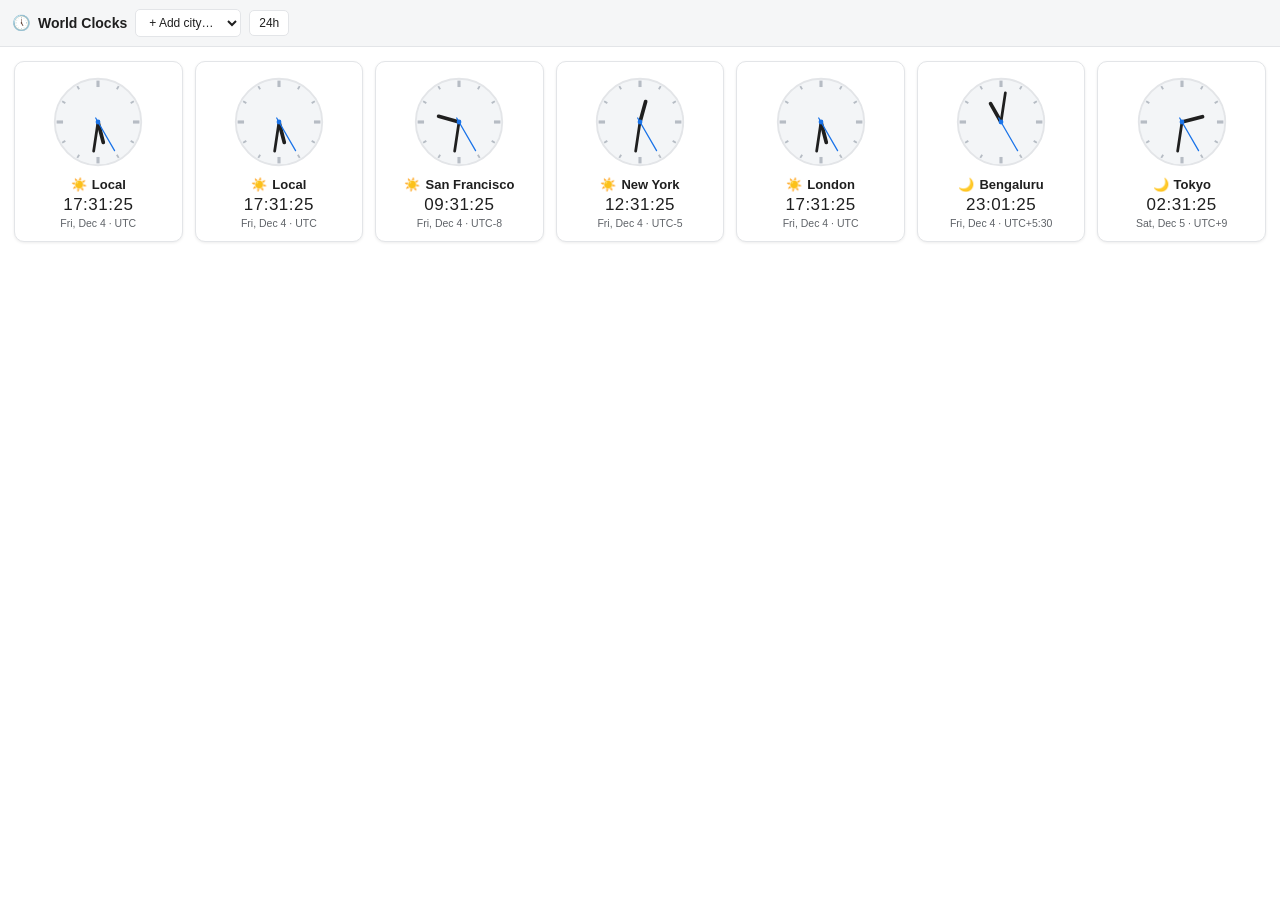
<file: views/clocks.html>
<!DOCTYPE html>
<html lang="en">
<head>
<meta charset="utf-8">
<meta name="viewport" content="width=device-width, initial-scale=1">
<title>World Clocks</title>
<style>
  :root {
    --bg: #1e1e1e; --bg-alt: #252526; --card: #2a2d2e; --card-hover: #323638;
    --border: #3c3c3c; --fg: #d4d4d4; --fg-dim: #9aa0a6;
    --accent: #4ea1ff; --accent-fg: #ffffff; --danger: #f48771;
    --face: #202325; --tick: #6b7075; --hand: #d4d4d4;
    --shadow: 0 1px 3px rgba(0,0,0,0.35);
  }
  :root[data-theme="light"] {
    --bg: #ffffff; --bg-alt: #f5f6f7; --card: #ffffff; --card-hover: #f0f4f8;
    --border: #e3e5e8; --fg: #1f1f1f; --fg-dim: #5f6368;
    --accent: #1a73e8; --accent-fg: #ffffff; --danger: #c5221f;
    --face: #f3f5f7; --tick: #b6bcc4; --hand: #1f1f1f;
    --shadow: 0 1px 3px rgba(0,0,0,0.08);
  }
  * { box-sizing: border-box; }
  html, body { height: 100%; margin: 0; }
  body {
    background: var(--bg); color: var(--fg);
    font-family: -apple-system, BlinkMacSystemFont, "Segoe UI", Roboto, Helvetica, Arial, sans-serif;
    font-size: 13px; display: flex; flex-direction: column;
  }
  header {
    flex: 0 0 auto; display: flex; align-items: center; gap: 8px; flex-wrap: wrap;
    padding: 9px 12px; background: var(--bg-alt); border-bottom: 1px solid var(--border);
  }
  header .brand { display: flex; align-items: center; gap: 7px; white-space: nowrap; }
  header .brand .glyph { font-size: 15px; }
  header h1 { font-size: 14px; font-weight: 600; margin: 0; }
  header .spacer { flex: 1 1 auto; }
  select, button {
    font-family: inherit; font-size: 12px; color: var(--fg); background: var(--card);
    border: 1px solid var(--border); border-radius: 5px; padding: 5px 9px; cursor: pointer;
    transition: background 0.12s ease;
  }
  select:hover, button:hover { background: var(--card-hover); }
  button.ghost { background: transparent; }
  button.ghost:hover { background: var(--card-hover); }
  button.toggle[aria-pressed="true"] { background: var(--accent); color: var(--accent-fg); border-color: transparent; }
  main { flex: 1 1 auto; overflow-y: auto; padding: 14px; }
  .grid {
    display: grid; gap: 12px;
    grid-template-columns: repeat(auto-fill, minmax(150px, 1fr));
  }
  .clock {
    position: relative; display: flex; flex-direction: column; align-items: center;
    padding: 14px 10px 12px; background: var(--card); border: 1px solid var(--border);
    border-radius: 10px; box-shadow: var(--shadow); text-align: center;
  }
  .clock .remove {
    position: absolute; top: 5px; right: 5px; width: 20px; height: 20px; padding: 0;
    line-height: 1; border-radius: 50%; background: transparent; border: none;
    color: var(--fg-dim); font-size: 15px; opacity: 0; transition: opacity 0.12s ease;
  }
  .clock:hover .remove { opacity: 1; }
  .clock .remove:hover { color: var(--danger); background: var(--card-hover); }
  .face { width: 92px; height: 92px; }
  .face .rim { fill: var(--face); stroke: var(--border); stroke-width: 2; }
  .face .tick { stroke: var(--tick); stroke-width: 2; }
  .face .tick.major { stroke-width: 3.4; }
  .hand-hour { stroke: var(--hand); stroke-width: 4; stroke-linecap: round; }
  .hand-min  { stroke: var(--hand); stroke-width: 3; stroke-linecap: round; }
  .hand-sec  { stroke: var(--accent); stroke-width: 1.4; stroke-linecap: round; }
  .face .pin { fill: var(--accent); }
  .label { margin-top: 9px; font-size: 13px; font-weight: 600; display: flex; align-items: center; gap: 5px; }
  .digital { margin-top: 3px; font-size: 17px; font-variant-numeric: tabular-nums; letter-spacing: 0.5px; }
  .sub { margin-top: 2px; font-size: 10.5px; color: var(--fg-dim); }
</style>
</head>
<body>
<header>
  <div class="brand"><span class="glyph">&#128340;</span><h1>World Clocks</h1></div>
  <select id="add-select" title="Add a city"></select>
  <button id="fmt-btn" class="toggle" aria-pressed="false" title="Toggle 12/24-hour">24h</button>
  <div class="spacer"></div>
</header>
<main>
  <div id="grid" class="grid"></div>
</main>

<script>
"use strict";

/* =========================================================================
 * World-clocks view for Makerchip. Fully self-contained (no network): each
 * card shows an analog + digital clock for an IANA time zone, updated every
 * second via Intl.DateTimeFormat.
 *
 * Config (zone list + 12/24h) is persisted to localStorage when available.
 * NOTE: views opened from a data: URI have an opaque origin where localStorage
 * throws, so persistence silently no-ops there and defaults are used; it will
 * persist if this view is ever served from a real origin.
 * ========================================================================= */

// Curated cities: [IANA zone, display label].
const CITIES = [
  ["UTC", "UTC"],
  ["America/Los_Angeles", "San Francisco"],
  ["America/Denver", "Denver"],
  ["America/Chicago", "Chicago"],
  ["America/New_York", "New York"],
  ["America/Sao_Paulo", "S\u00e3o Paulo"],
  ["Europe/London", "London"],
  ["Europe/Paris", "Paris"],
  ["Europe/Berlin", "Berlin"],
  ["Europe/Moscow", "Moscow"],
  ["Asia/Dubai", "Dubai"],
  ["Asia/Kolkata", "Bengaluru"],
  ["Asia/Singapore", "Singapore"],
  ["Asia/Shanghai", "Shanghai"],
  ["Asia/Tokyo", "Tokyo"],
  ["Australia/Sydney", "Sydney"],
  ["Pacific/Auckland", "Auckland"],
];
const LABELS = new Map(CITIES);
const LOCAL_TZ = Intl.DateTimeFormat().resolvedOptions().timeZone || "UTC";

const DEFAULT_ZONES = [LOCAL_TZ, "UTC", "America/Los_Angeles", "America/New_York",
  "Europe/London", "Asia/Kolkata", "Asia/Tokyo"];

const STORE_KEY = "mc.clocks.v1";

function labelFor(tz) {
  if (tz === LOCAL_TZ) return "Local";
  return LABELS.get(tz) || tz.split("/").pop().replace(/_/g, " ");
}

// -------------------------------------------------------------------------
// Makerchip view channel (postMessage v1): only used to match the IDE theme.
// -------------------------------------------------------------------------
const VIEW_V = 1;
let _rpcSeq = 0;
const _rpcPending = new Map();

window.addEventListener("message", (e) => {
  const m = e.data;
  if (!m || typeof m !== "object" || m.v !== VIEW_V) return;
  if (m.kind === "rpc-result") { _rpcPending.get(m.id)?.resolve(m.result); _rpcPending.delete(m.id); }
  else if (m.kind === "rpc-error") { _rpcPending.get(m.id)?.reject(new Error(m.error)); _rpcPending.delete(m.id); }
});

function callIde(method, ...args) {
  const id = ++_rpcSeq;
  return new Promise((resolve, reject) => {
    if (window.parent === window) { reject(new Error("not a view")); return; }
    _rpcPending.set(id, { resolve, reject });
    parent.postMessage({ v: VIEW_V, kind: "rpc", id, target: "ide", method, args }, "*");
  });
}
function callIdeTimeout(method, args, ms) {
  return Promise.race([
    callIde(method, ...args),
    new Promise((_, rej) => setTimeout(() => rej(new Error("IDE RPC timed out")), ms)),
  ]);
}
function applyTheme(dark) { document.documentElement.setAttribute("data-theme", dark ? "dark" : "light"); }

// -------------------------------------------------------------------------
// Persistence (best-effort; opaque-origin views silently fall back).
// -------------------------------------------------------------------------
function loadState() {
  try {
    const raw = localStorage.getItem(STORE_KEY);
    if (raw) return JSON.parse(raw);
  } catch (_) { /* opaque origin / disabled */ }
  return null;
}
function saveState() {
  try { localStorage.setItem(STORE_KEY, JSON.stringify({ zones, h24 })); }
  catch (_) { /* opaque origin / disabled */ }
}

// -------------------------------------------------------------------------
// Time helpers
// -------------------------------------------------------------------------
function zoneParts(tz) {
  const p = new Intl.DateTimeFormat("en-US", {
    timeZone: tz, hour12: false, hour: "2-digit", minute: "2-digit", second: "2-digit",
    weekday: "short", month: "short", day: "numeric",
  }).formatToParts(new Date());
  const get = (t) => p.find((x) => x.type === t)?.value || "";
  return {
    h: parseInt(get("hour"), 10) % 24,
    m: parseInt(get("minute"), 10),
    s: parseInt(get("second"), 10),
    weekday: get("weekday"), month: get("month"), day: get("day"),
  };
}
function zoneOffset(tz) {
  try {
    const p = new Intl.DateTimeFormat("en-US", { timeZone: tz, timeZoneName: "shortOffset" }).formatToParts(new Date());
    return (p.find((x) => x.type === "timeZoneName")?.value || "").replace("GMT", "UTC");
  } catch (_) { return ""; }
}

// -------------------------------------------------------------------------
// DOM + state
// -------------------------------------------------------------------------
const gridEl = document.getElementById("grid");
const addSelect = document.getElementById("add-select");
const fmtBtn = document.getElementById("fmt-btn");

const saved = loadState();
let zones = Array.isArray(saved?.zones) && saved.zones.length ? saved.zones.slice() : DEFAULT_ZONES.slice();
let h24 = saved ? !!saved.h24 : true;
let entries = []; // { tz, digital, sub, dayNight, hour, min, sec }

const SVGNS = "http://www.w3.org/2000/svg";
function svgEl(name, attrs) {
  const el = document.createElementNS(SVGNS, name);
  for (const [k, v] of Object.entries(attrs)) el.setAttribute(k, v);
  return el;
}

function buildFace() {
  const svg = svgEl("svg", { class: "face", viewBox: "0 0 100 100" });
  svg.appendChild(svgEl("circle", { class: "rim", cx: 50, cy: 50, r: 47 }));
  for (let i = 0; i < 12; i++) {
    const a = (i * 30) * Math.PI / 180;
    const outer = 45, inner = i % 3 === 0 ? 38 : 41;
    svg.appendChild(svgEl("line", {
      class: i % 3 === 0 ? "tick major" : "tick",
      x1: 50 + inner * Math.sin(a), y1: 50 - inner * Math.cos(a),
      x2: 50 + outer * Math.sin(a), y2: 50 - outer * Math.cos(a),
    }));
  }
  const hour = svgEl("line", { class: "hand-hour", x1: 50, y1: 50, x2: 50, y2: 27 });
  const min = svgEl("line", { class: "hand-min", x1: 50, y1: 50, x2: 50, y2: 18 });
  const sec = svgEl("line", { class: "hand-sec", x1: 50, y1: 55, x2: 50, y2: 14 });
  svg.append(hour, min, sec);
  svg.appendChild(svgEl("circle", { class: "pin", cx: 50, cy: 50, r: 2.6 }));
  return { svg, hour, min, sec };
}

function build() {
  gridEl.innerHTML = "";
  entries = [];
  for (const tz of zones) {
    const card = document.createElement("div");
    card.className = "clock";

    const remove = document.createElement("button");
    remove.className = "remove"; remove.textContent = "\u00d7"; remove.title = "Remove";
    remove.addEventListener("click", () => removeZone(tz));
    card.appendChild(remove);

    const face = buildFace();
    card.appendChild(face.svg);

    const label = document.createElement("div");
    label.className = "label";
    const dn = document.createElement("span");
    label.append(dn, document.createTextNode(labelFor(tz)));
    card.appendChild(label);

    const digital = document.createElement("div");
    digital.className = "digital";
    card.appendChild(digital);

    const sub = document.createElement("div");
    sub.className = "sub";
    card.appendChild(sub);

    gridEl.appendChild(card);
    entries.push({ tz, face, digital, sub, dn });
  }
  refreshAddOptions();
  tick();
}

function pad(n) { return String(n).padStart(2, "0"); }

function tick() {
  for (const e of entries) {
    const t = zoneParts(e.tz);
    const hourAngle = (t.h % 12) * 30 + t.m * 0.5;
    const minAngle = t.m * 6 + t.s * 0.1;
    const secAngle = t.s * 6;
    e.face.hour.setAttribute("transform", `rotate(${hourAngle} 50 50)`);
    e.face.min.setAttribute("transform", `rotate(${minAngle} 50 50)`);
    e.face.sec.setAttribute("transform", `rotate(${secAngle} 50 50)`);

    let hh = t.h, ap = "";
    if (!h24) { ap = hh < 12 ? " AM" : " PM"; hh = hh % 12 || 12; }
    e.digital.textContent = `${h24 ? pad(hh) : hh}:${pad(t.m)}:${pad(t.s)}${ap}`;
    e.sub.textContent = `${t.weekday}, ${t.month} ${t.day} \u00b7 ${zoneOffset(e.tz)}`;
    e.dn.textContent = (t.h >= 6 && t.h < 18) ? "\u2600\ufe0f" : "\u{1F319}";
  }
}

function refreshAddOptions() {
  addSelect.innerHTML = "";
  const ph = document.createElement("option");
  ph.value = ""; ph.textContent = "+ Add city\u2026"; ph.disabled = true; ph.selected = true;
  addSelect.appendChild(ph);
  for (const [tz, label] of CITIES) {
    if (zones.includes(tz)) continue;
    const opt = document.createElement("option");
    opt.value = tz; opt.textContent = label;
    addSelect.appendChild(opt);
  }
}

function addZone(tz) {
  if (!tz || zones.includes(tz)) return;
  zones.push(tz);
  saveState();
  build();
}
function removeZone(tz) {
  zones = zones.filter((z) => z !== tz);
  saveState();
  build();
}

addSelect.addEventListener("change", () => { const tz = addSelect.value; addSelect.value = ""; addZone(tz); });
fmtBtn.addEventListener("click", () => {
  h24 = !h24;
  fmtBtn.setAttribute("aria-pressed", String(!h24));
  fmtBtn.textContent = h24 ? "24h" : "12h";
  saveState();
  tick();
});

setInterval(tick, 1000);

async function boot() {
  fmtBtn.setAttribute("aria-pressed", String(!h24));
  fmtBtn.textContent = h24 ? "24h" : "12h";
  if (window.parent !== window) {
    try { parent.postMessage({ v: VIEW_V, type: "ready" }, "*"); } catch (_) {}
    try {
      const ctx = await callIdeTimeout("getContext", [], 1500);
      if (ctx?.theme) applyTheme(!!ctx.theme.dark);
    } catch (_) { /* non-Makerchip host */ }
  } else {
    applyTheme(window.matchMedia && window.matchMedia("(prefers-color-scheme: dark)").matches);
  }
  build();
}

boot();
</script>
</body>
</html>
</file>
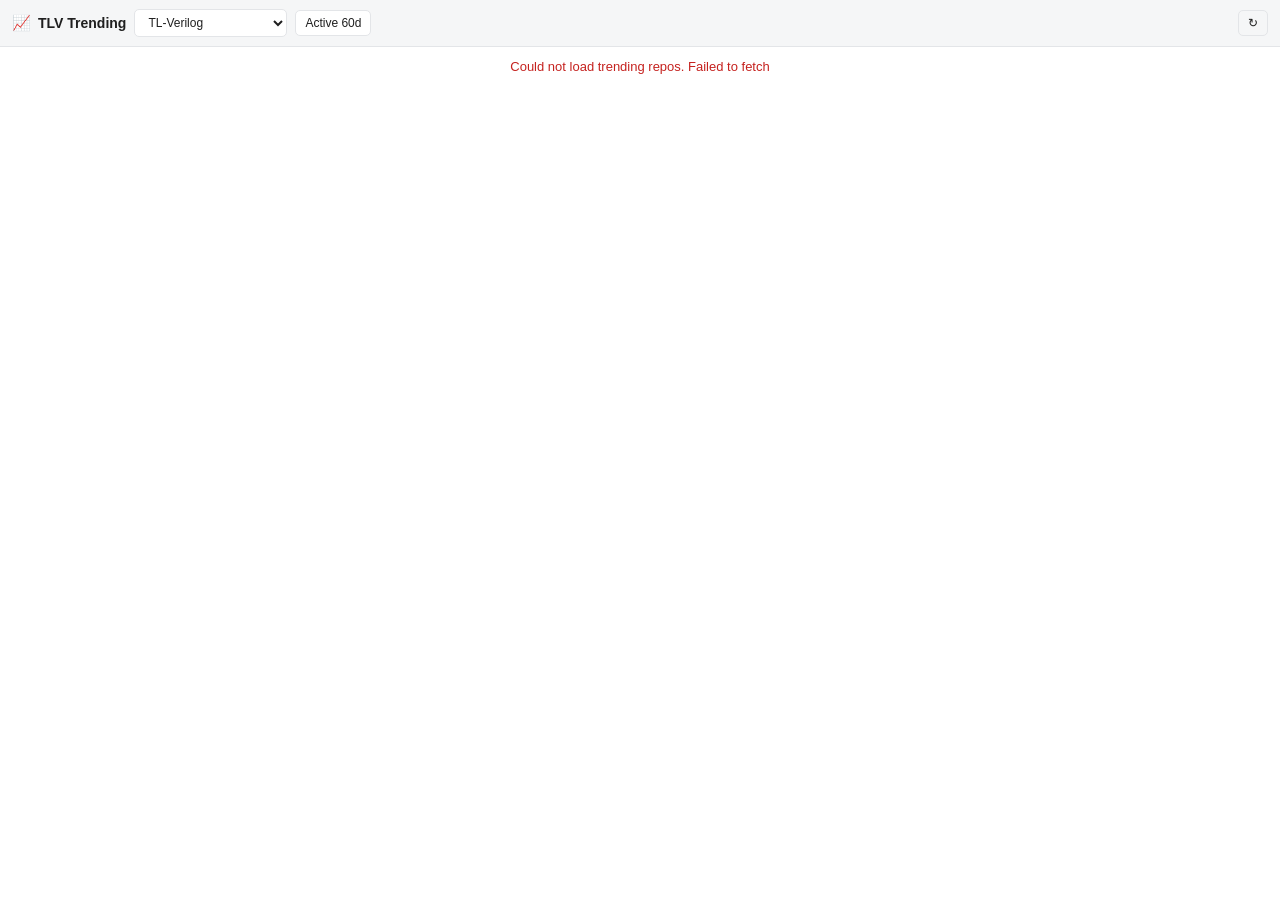
<file: views/github_trending.html>
<!DOCTYPE html>
<html lang="en">
<head>
<meta charset="utf-8">
<meta name="viewport" content="width=device-width, initial-scale=1">
<title>TLV Trending</title>
<style>
  :root {
    --bg: #1e1e1e; --bg-alt: #252526; --card: #2a2d2e; --card-hover: #323638;
    --border: #3c3c3c; --fg: #d4d4d4; --fg-dim: #9aa0a6;
    --accent: #4ea1ff; --accent-fg: #ffffff; --danger: #f48771;
    --shadow: 0 1px 3px rgba(0,0,0,0.35);
  }
  :root[data-theme="light"] {
    --bg: #ffffff; --bg-alt: #f5f6f7; --card: #ffffff; --card-hover: #f0f4f8;
    --border: #e3e5e8; --fg: #1f1f1f; --fg-dim: #5f6368;
    --accent: #1a73e8; --accent-fg: #ffffff; --danger: #c5221f;
    --shadow: 0 1px 3px rgba(0,0,0,0.08);
  }
  * { box-sizing: border-box; }
  html, body { height: 100%; margin: 0; }
  body {
    background: var(--bg); color: var(--fg);
    font-family: -apple-system, BlinkMacSystemFont, "Segoe UI", Roboto, Helvetica, Arial, sans-serif;
    font-size: 13px; display: flex; flex-direction: column;
  }
  header {
    flex: 0 0 auto; display: flex; align-items: center; gap: 8px; flex-wrap: wrap;
    padding: 9px 12px; background: var(--bg-alt); border-bottom: 1px solid var(--border);
  }
  header .brand { display: flex; align-items: center; gap: 7px; white-space: nowrap; }
  header .brand .glyph { font-size: 15px; }
  header h1 { font-size: 14px; font-weight: 600; margin: 0; }
  header .spacer { flex: 1 1 auto; }
  select, button {
    font-family: inherit; font-size: 12px; color: var(--fg); background: var(--card);
    border: 1px solid var(--border); border-radius: 5px; padding: 5px 9px; cursor: pointer;
    transition: background 0.12s ease;
  }
  select:hover, button:hover { background: var(--card-hover); }
  button.ghost { background: transparent; }
  button.ghost:hover { background: var(--card-hover); }
  button.toggle[aria-pressed="true"] { background: var(--accent); color: var(--accent-fg); border-color: transparent; }
  button:disabled { opacity: 0.4; cursor: default; }
  main { flex: 1 1 auto; overflow-y: auto; }
  .status { color: var(--fg-dim); padding: 32px 16px; text-align: center; line-height: 1.5; }
  .status.error { color: var(--danger); }

  #list { padding: 10px 12px; }
  .scope-note { font-size: 11px; color: var(--fg-dim); margin: 0 2px 10px; }
  .card {
    display: flex; gap: 11px; padding: 11px; margin-bottom: 8px;
    background: var(--card); border: 1px solid var(--border); border-radius: 8px;
    box-shadow: var(--shadow); text-decoration: none; color: inherit;
    transition: background 0.12s ease, transform 0.06s ease;
  }
  .card:hover { background: var(--card-hover); }
  .card:active { transform: scale(0.995); }
  .card .avatar {
    flex: 0 0 auto; width: 40px; height: 40px; border-radius: 8px;
    object-fit: cover; background: var(--bg-alt);
  }
  .card .body { flex: 1 1 auto; min-width: 0; }
  .card .name { font-size: 13px; font-weight: 600; margin: 0 0 3px; overflow-wrap: anywhere; }
  .card .name .owner { color: var(--fg-dim); font-weight: 400; }
  .card .desc {
    font-size: 12px; color: var(--fg-dim); line-height: 1.45;
    max-height: 3em; overflow: hidden; margin-bottom: 7px;
  }
  .card .meta { display: flex; flex-wrap: wrap; gap: 12px; font-size: 11px; color: var(--fg-dim); }
  .card .meta .dot { display: inline-flex; align-items: center; gap: 4px; }
  .lang-dot { width: 9px; height: 9px; border-radius: 50%; background: var(--accent); display: inline-block; }
</style>
</head>
<body>
<header>
  <div class="brand"><span class="glyph">&#128200;</span><h1>TLV Trending</h1></div>
  <select id="scope-select" title="Choose a scope"></select>
  <button id="recent-btn" class="toggle" aria-pressed="false" title="Only repos active in the last 60 days">Active&nbsp;60d</button>
  <div class="spacer"></div>
  <button id="refresh-btn" class="ghost" title="Reload">&#8635;</button>
</header>
<main>
  <div id="list" class="status">Loading&hellip;</div>
</main>

<script>
"use strict";

/* =========================================================================
 * GitHub "trending" view for Makerchip, tuned to the TL-Verilog ecosystem.
 *
 * There is no official trending API, so we approximate it with the GitHub
 * search API (keyless, CORS, webview-allowed; ~60 req/hr): sort by stars,
 * scoped to our ecosystem topics/keywords, optionally filtered to repos
 * pushed recently ("Active 60d") to bias toward what's moving now.
 *
 * Add or retune scopes by editing SCOPES below.
 * ========================================================================= */

// Each scope has one or more search queries. GitHub's search API can't OR
// multiple `topic:` qualifiers (returns 422), so a topic union is expressed as
// several queries whose results we merge and re-rank by stars.
const SCOPES = [
  { id: "tlv",   label: "TL-Verilog", queries: ["topic:tl-verilog"],
    note: "Repositories tagged TL-Verilog." },
  { id: "mchip", label: "Makerchip / WARP-V",
    queries: ['warp-v OR warpv OR makerchip OR sandpiper OR "redwood eda"'],
    note: "Makerchip, WARP-V, SandPiper and Redwood EDA projects." },
  { id: "openhw", label: "Open Hardware",
    queries: ["topic:risc-v", "topic:fpga", "topic:hdl", "topic:chisel"],
    note: "Adjacent open-hardware ecosystem (RISC-V, FPGA, HDL, Chisel)." },
];

const API = "https://api.github.com/search/repositories";

// -------------------------------------------------------------------------
// Makerchip view channel (postMessage v1): only used to match the IDE theme.
// -------------------------------------------------------------------------
const VIEW_V = 1;
let _rpcSeq = 0;
const _rpcPending = new Map();

window.addEventListener("message", (e) => {
  const m = e.data;
  if (!m || typeof m !== "object" || m.v !== VIEW_V) return;
  if (m.kind === "rpc-result") { _rpcPending.get(m.id)?.resolve(m.result); _rpcPending.delete(m.id); }
  else if (m.kind === "rpc-error") { _rpcPending.get(m.id)?.reject(new Error(m.error)); _rpcPending.delete(m.id); }
});

function callIde(method, ...args) {
  const id = ++_rpcSeq;
  return new Promise((resolve, reject) => {
    if (window.parent === window) { reject(new Error("not a view")); return; }
    _rpcPending.set(id, { resolve, reject });
    parent.postMessage({ v: VIEW_V, kind: "rpc", id, target: "ide", method, args }, "*");
  });
}
function callIdeTimeout(method, args, ms) {
  return Promise.race([
    callIde(method, ...args),
    new Promise((_, rej) => setTimeout(() => rej(new Error("IDE RPC timed out")), ms)),
  ]);
}
function applyTheme(dark) { document.documentElement.setAttribute("data-theme", dark ? "dark" : "light"); }

// -------------------------------------------------------------------------
// Helpers
// -------------------------------------------------------------------------
function timeAgo(dateStr) {
  const then = new Date(dateStr).getTime();
  if (isNaN(then)) return "";
  const d = Math.max(0, (Date.now() - then) / 86400000);
  if (d < 1) return "today";
  if (d < 30) return `${Math.floor(d)}d ago`;
  const mo = d / 30; if (mo < 12) return `${Math.floor(mo)}mo ago`;
  return `${Math.floor(mo / 12)}y ago`;
}
function isoDaysAgo(days) {
  return new Date(Date.now() - days * 86400000).toISOString().slice(0, 10);
}
function fmtStars(n) {
  return n >= 1000 ? `${(n / 1000).toFixed(1)}k` : String(n);
}

// -------------------------------------------------------------------------
// DOM + state
// -------------------------------------------------------------------------
const listEl = document.getElementById("list");
const selectEl = document.getElementById("scope-select");
const recentBtn = document.getElementById("recent-btn");
const refreshBtn = document.getElementById("refresh-btn");
let recentOnly = false;

function currentScope() { return SCOPES.find((s) => s.id === selectEl.value) || SCOPES[0]; }

function showStatus(msg, isError) {
  listEl.className = isError ? "status error" : "status";
  listEl.textContent = msg;
}

function render(scope, items) {
  listEl.className = "";
  listEl.innerHTML = "";

  const note = document.createElement("p");
  note.className = "scope-note";
  note.textContent = scope.note + (recentOnly ? " \u00b7 active in last 60 days" : "");
  listEl.appendChild(note);

  if (!items.length) { showStatus("No repositories matched this scope.", false); return; }

  for (const repo of items) {
    const card = document.createElement("a");
    card.className = "card";
    card.href = repo.html_url; card.target = "_blank"; card.rel = "noopener";

    if (repo.owner?.avatar_url) {
      const img = document.createElement("img");
      img.className = "avatar"; img.src = repo.owner.avatar_url; img.loading = "lazy"; img.alt = "";
      img.onerror = () => img.remove();
      card.appendChild(img);
    }

    const body = document.createElement("div");
    body.className = "body";

    const name = document.createElement("div");
    name.className = "name";
    const owner = document.createElement("span");
    owner.className = "owner";
    owner.textContent = (repo.owner?.login || "") + "/";
    name.appendChild(owner);
    name.appendChild(document.createTextNode(repo.name));
    body.appendChild(name);

    if (repo.description) {
      const desc = document.createElement("div");
      desc.className = "desc";
      desc.textContent = repo.description;
      body.appendChild(desc);
    }

    const meta = document.createElement("div");
    meta.className = "meta";
    const stars = document.createElement("span");
    stars.className = "dot";
    stars.textContent = `\u2605 ${fmtStars(repo.stargazers_count)}`;
    meta.appendChild(stars);
    if (repo.language) {
      const lang = document.createElement("span");
      lang.className = "dot";
      lang.innerHTML = `<span class="lang-dot"></span>${repo.language}`;
      meta.appendChild(lang);
    }
    const upd = document.createElement("span");
    upd.className = "dot";
    upd.textContent = `updated ${timeAgo(repo.pushed_at)}`;
    meta.appendChild(upd);
    body.appendChild(meta);

    card.appendChild(body);
    listEl.appendChild(card);
  }
}

async function fetchQuery(q) {
  const url = `${API}?q=${encodeURIComponent(q)}&sort=stars&order=desc&per_page=25`;
  const res = await fetch(url, { headers: { Accept: "application/vnd.github+json" } });
  if (res.status === 403) throw new Error("GitHub rate limit reached \u2014 try again shortly.");
  if (!res.ok) throw new Error(`HTTP ${res.status}`);
  return (await res.json()).items || [];
}

async function load() {
  const scope = currentScope();
  showStatus("Loading\u2026", false);
  refreshBtn.disabled = true;
  try {
    const suffix = recentOnly ? ` pushed:>${isoDaysAgo(60)}` : "";
    // Run the scope's queries, merge by repo id, and re-rank by stars. If some
    // queries fail (e.g. transient 422), keep going; only fail if all do.
    const settled = await Promise.allSettled(scope.queries.map((q) => fetchQuery(q + suffix)));
    if (settled.every((r) => r.status === "rejected")) {
      throw settled[0].reason || new Error("request failed");
    }
    const byId = new Map();
    for (const r of settled) {
      if (r.status !== "fulfilled") continue;
      for (const repo of r.value) if (!byId.has(repo.id)) byId.set(repo.id, repo);
    }
    const items = [...byId.values()]
      .sort((a, b) => b.stargazers_count - a.stargazers_count)
      .slice(0, 25);
    render(scope, items);
  } catch (err) {
    showStatus(`Could not load trending repos. ${err.message}`, true);
  } finally {
    refreshBtn.disabled = false;
  }
}

selectEl.addEventListener("change", load);
refreshBtn.addEventListener("click", load);
recentBtn.addEventListener("click", () => {
  recentOnly = !recentOnly;
  recentBtn.setAttribute("aria-pressed", String(recentOnly));
  load();
});

for (const s of SCOPES) {
  const opt = document.createElement("option");
  opt.value = s.id; opt.textContent = s.label;
  selectEl.appendChild(opt);
}

async function boot() {
  if (window.parent !== window) {
    try { parent.postMessage({ v: VIEW_V, type: "ready" }, "*"); } catch (_) {}
    try {
      const ctx = await callIdeTimeout("getContext", [], 1500);
      if (ctx?.theme) applyTheme(!!ctx.theme.dark);
    } catch (_) { /* non-Makerchip host */ }
  } else {
    applyTheme(window.matchMedia && window.matchMedia("(prefers-color-scheme: dark)").matches);
  }
  load();
}

boot();
</script>
</body>
</html>
</file>
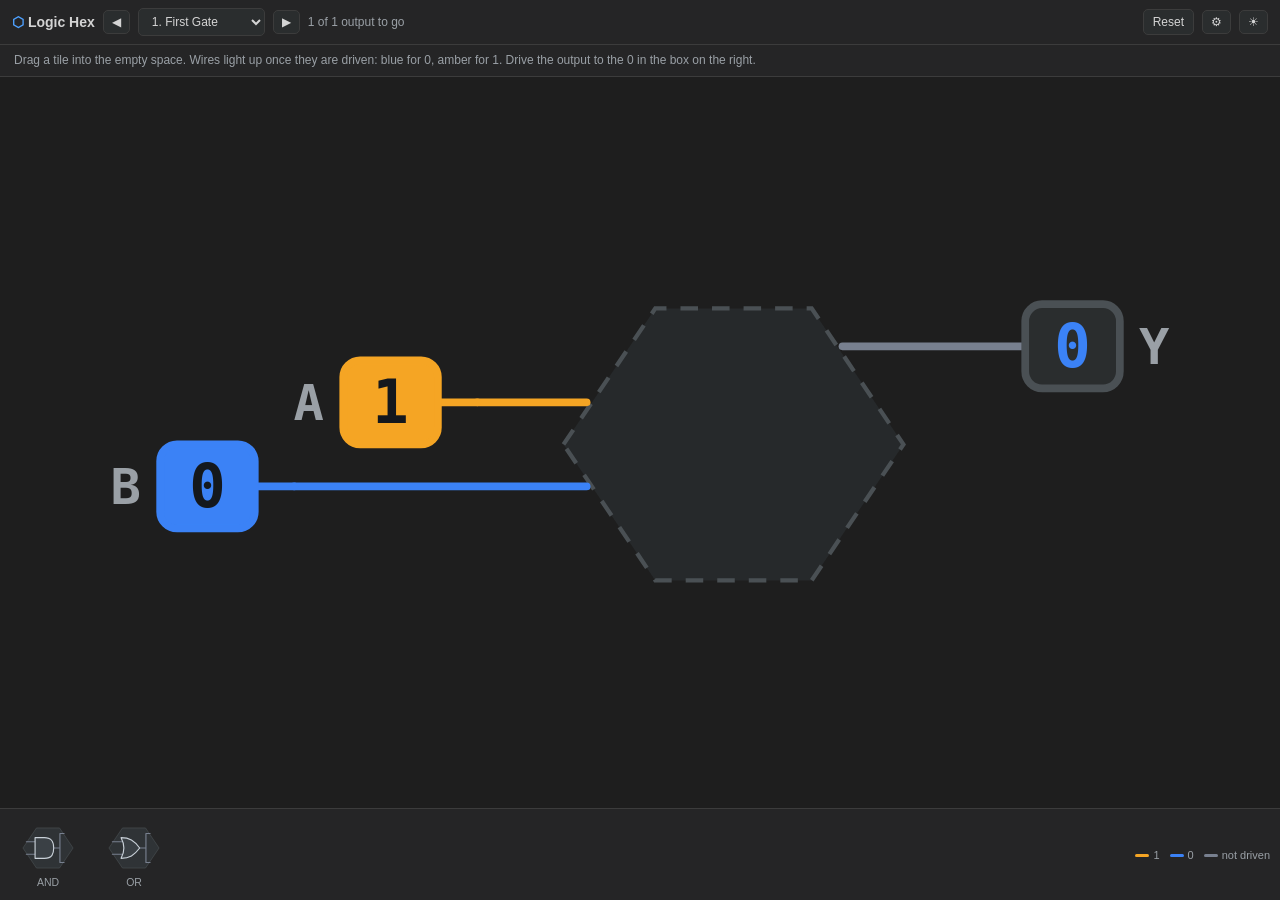
<file: views/logic_hex_puzzle.html>
<!DOCTYPE html>
<html lang="en">
<head>
<meta charset="utf-8">
<meta name="viewport" content="width=device-width, initial-scale=1">
<title>Logic Hex</title>
<!--
  Logic Hex - a hexagonal tile puzzle for learning logic gates.
  Self-contained (no external resources). Load it into a Makerchip View, e.g.:
    https://stevehoover.github.io/makerchip_examples/views/logic_hex_puzzle.html

  Each tile is a hexagon holding one gate. The four slanted edges carry wire
  connections; the flat top and bottom edges do not. Two inputs enter on the
  upper-left/lower-left edges; the gate output leaves on both the upper-right
  and lower-right edges, so it feeds the two tiles to its right. Tiles have a
  fixed orientation, so signals always flow left to right.

  All tile geometry is parameterized - open the gear panel to experiment.
-->
<style>
  :root {
    --bg: #1e1e1e; --bg-alt: #252526; --card: #2a2d2e; --card-hover: #323638;
    --border: #3c3c3c; --fg: #d4d4d4; --fg-dim: #9aa0a6;
    --accent: #4ea1ff; --accent-fg: #ffffff; --danger: #f48771;
    --good: #6ac46a;
    --shadow: 0 1px 3px rgba(0,0,0,0.35);
    --hex: #2f3336; --hex-edge: #4a5054; --hex-empty: #26292b;
    --gate: #3a4045; --ink: #c9d1d9;
  }
  :root[data-theme="light"] {
    --bg: #ffffff; --bg-alt: #f5f6f7; --card: #ffffff; --card-hover: #f0f4f8;
    --border: #e3e5e8; --fg: #1f1f1f; --fg-dim: #5f6368;
    --accent: #1a73e8; --accent-fg: #ffffff; --danger: #c5221f;
    --good: #188038;
    --shadow: 0 1px 3px rgba(0,0,0,0.08);
    --hex: #eef1f4; --hex-edge: #b9c1c9; --hex-empty: #f7f8fa;
    --gate: #dfe4ea; --ink: #2b3137;
  }
  * { box-sizing: border-box; }
  html, body { height: 100%; margin: 0; }
  body {
    background: var(--bg); color: var(--fg);
    font-family: -apple-system, BlinkMacSystemFont, "Segoe UI", Roboto, Helvetica, Arial, sans-serif;
    font-size: 13px; display: flex; flex-direction: column; overflow: hidden;
  }
  header {
    flex: 0 0 auto; display: flex; align-items: center; gap: 8px; flex-wrap: wrap;
    padding: 8px 12px; background: var(--bg-alt); border-bottom: 1px solid var(--border);
  }
  header h1 { font-size: 14px; font-weight: 600; margin: 0; white-space: nowrap; }
  header h1 .glyph { color: var(--accent); }
  header .spacer { flex: 1 1 auto; }
  select, button {
    font-family: inherit; font-size: 12px; color: var(--fg); background: var(--card);
    border: 1px solid var(--border); border-radius: 5px; padding: 5px 9px; cursor: pointer;
  }
  select:hover, button:hover { background: var(--card-hover); }
  button:disabled { opacity: 0.45; cursor: default; }
  button.icon { padding: 4px 8px; }
  button.hot { border-color: var(--good); color: var(--good); }
  #status { font-size: 12px; color: var(--fg-dim); white-space: nowrap; }
  #status.solved { color: var(--good); font-weight: 600; }

  #blurb {
    flex: 0 0 auto; padding: 7px 14px; color: var(--fg-dim); font-size: 12px;
    background: var(--bg-alt); border-bottom: 1px solid var(--border); line-height: 1.45;
  }
  main {
    flex: 1 1 auto; min-height: 0; position: relative; display: flex;
  }
  #board { flex: 1 1 auto; width: 100%; height: 100%; touch-action: none; user-select: none; }
  #board .cellhit { cursor: pointer; }

  footer {
    flex: 0 0 auto; border-top: 1px solid var(--border); background: var(--bg-alt);
    display: flex; align-items: stretch; gap: 10px; padding: 8px 10px; overflow-x: auto;
  }
  .tray-item {
    flex: 0 0 auto; display: flex; flex-direction: column; align-items: center; gap: 2px;
    padding: 4px 6px 3px; border: 1px solid transparent; border-radius: 8px;
    cursor: grab; position: relative; touch-action: none; user-select: none;
  }
  .tray-item:hover { background: var(--card-hover); }
  .tray-item.sel { border-color: var(--accent); background: var(--card-hover); }
  .tray-item.out { opacity: 0.3; cursor: default; }
  .tray-item svg { display: block; }
  .tray-item .nm { font-size: 10.5px; color: var(--fg-dim); white-space: nowrap; }
  .tray-item .ct {
    position: absolute; top: 0; right: 0; min-width: 16px; text-align: center;
    font-size: 10px; font-weight: 600; padding: 1px 4px; border-radius: 9px;
    background: var(--accent); color: var(--accent-fg);
  }
  #legend { flex: 0 0 auto; margin-left: auto; display: flex; align-items: center; gap: 10px;
            font-size: 11px; color: var(--fg-dim); padding-left: 10px; }
  #legend i { display: inline-block; width: 14px; height: 3px; border-radius: 2px; margin-right: 4px;
              vertical-align: middle; }

  #ghost { position: fixed; left: 0; top: 0; pointer-events: none; z-index: 50; opacity: 0.9;
           filter: drop-shadow(0 3px 6px rgba(0,0,0,0.5)); display: none; }

  #geom {
    flex: 0 0 244px; z-index: 20;
    background: var(--bg-alt); border-left: 1px solid var(--border); box-shadow: var(--shadow);
    padding: 10px 12px; overflow-y: auto; display: none;
  }
  #geom.open { display: block; }
  #geom h2 { font-size: 12px; margin: 0 0 8px; font-weight: 600; }
  #geom .row { margin-bottom: 7px; }
  #geom label { display: flex; justify-content: space-between; font-size: 11px; color: var(--fg-dim); }
  #geom label b { color: var(--fg); font-weight: 600; font-variant-numeric: tabular-nums; }
  #geom input[type=range] { width: 100%; margin: 1px 0 0; accent-color: var(--accent); }
  #geom textarea {
    width: 100%; height: 92px; font-family: ui-monospace, SFMono-Regular, Menlo, Consolas, monospace;
    font-size: 10.5px; background: var(--card); color: var(--fg); border: 1px solid var(--border);
    border-radius: 5px; padding: 5px; resize: vertical;
  }
  #geom .btns { display: flex; gap: 6px; margin: 8px 0; }

  /* --- SVG pieces (the board and the tray tiles share these) --- */
  .hex { stroke: var(--hex-edge); }
  .hex.full { fill: var(--hex); }
  .hex.empty { fill: var(--hex-empty); stroke-dasharray: 5 4; }
  .cellhit:hover { fill: rgba(127,166,255,0.10); }
  .hex.empty.target { stroke: var(--accent); }
  .body { fill: var(--gate); stroke: var(--ink); stroke-linejoin: round; }
  .body.arc { fill: none; }
  .bub { fill: var(--hex); }
  svg text { font-family: ui-monospace, SFMono-Regular, Menlo, Consolas, monospace;
             text-anchor: middle; dominant-baseline: central; }
  .boxon, .tietxt { fill: #14181d; font-weight: 700; }
  .boxoff { font-weight: 700; }
  .lbl { fill: var(--fg-dim); font-weight: 600; }
  .lblL { text-anchor: end; }
  .lblR { text-anchor: start; }
  .tiebox { stroke: none; }
</style>
</head>
<body>
<header>
  <h1><span class="glyph">&#11041;</span> Logic Hex</h1>
  <button class="icon" id="prev" title="Previous challenge">&#9664;</button>
  <select id="pick"></select>
  <button class="icon" id="next" title="Next challenge">&#9654;</button>
  <span id="status"></span>
  <span class="spacer"></span>
  <button id="reset" title="Take every tile back off the board">Reset</button>
  <button class="icon" id="gearBtn" title="Tile geometry">&#9881;</button>
  <button class="icon" id="themeBtn" title="Light / dark">&#9728;</button>
</header>
<div id="blurb"></div>
<main>
  <svg id="board" xmlns="http://www.w3.org/2000/svg"></svg>
  <aside id="geom">
    <h2>Tile geometry</h2>
    <div id="sliders"></div>
    <div class="btns">
      <button id="geomReset">Defaults</button>
      <button id="geomCopy">Copy</button>
    </div>
    <textarea id="geomJson" spellcheck="false"></textarea>
  </aside>
</main>
<footer id="tray"></footer>
<div id="ghost"></div>
<script>
"use strict";
/* =====================================================================
   1. GEOMETRY
   ---------------------------------------------------------------------
   A tile is a hexagon with a point at the left and right and flat edges
   at the top and bottom:

               TL _________ TR
                 /         \            <- upper-left / upper-right edges
              L +           + R            carry the wire connections
                 \_________/
               BL           BR

   The four slanted edges are shared with neighboring tiles. Inputs "a"
   (upper-left edge) and "b" (lower-left edge) sit a fraction `conn` of
   the way from the left point L toward TL / BL. The output sits a
   fraction `conn` of the way from TR / BR toward the right point R, on
   both right-hand edges, so a tile feeds the two tiles to its right.
   Measuring both ends of a shared edge this way makes the connection
   points of adjacent tiles land on exactly the same spot.

   W (overall width) is fixed at 100 user units; the SVG viewBox scales
   the drawing to the view. Every other dimension is a ratio of W or H,
   so all of them can be played with in the geometry panel.
   ===================================================================== */

var W = 100;

var GEOM_DEFAULTS = {
  flat:      0.46,  // width of the flat top/bottom edges, as a fraction of W
  hr:        0.80,  // tile height H, as a fraction of W
  conn:      0.30,  // connection point position along the slanted edges
  gap:       0.030, // shrink of the tile body, leaving a gap that wires bridge
  gateW:     0.36,  // gate body width / W
  gateH:     0.50,  // gate body height / H
  gateX:    -0.07,  // gate body center offset / W (the input side needs more room)
  pinSpread: 1.00,  // gate input pin spacing / connection point spacing
  bubble:    0.042, // inversion bubble radius / W
  wire:      0.022, // wire stroke width / W
  outStub:   0.08,  // gap between the output riser and the tile edge / W
  orDepth:   0.30,  // depth of the concave back of OR/XOR bodies / gate width
  xorGap:    0.14,  // spacing of the extra XOR arc / gate width
  lead:      0.55   // length of the fixed-input / expected-output leads / W
};
var GEOM_DEFS = [
  ["flat",      "Flat edge width", 0.05, 0.90, 0.01],
  ["hr",        "Tile height",     0.30, 1.60, 0.01],
  ["conn",      "Connector place", 0.05, 0.75, 0.01],
  ["gap",       "Tile gap",        0.00, 0.12, 0.005],
  ["gateW",     "Gate width",      0.15, 0.75, 0.01],
  ["gateH",     "Gate height",     0.15, 0.95, 0.01],
  ["gateX",     "Gate x offset",  -0.25, 0.25, 0.01],
  ["pinSpread", "Pin spread",      0.20, 2.50, 0.05],
  ["bubble",    "Bubble radius",   0.015,0.09, 0.002],
  ["wire",      "Wire width",      0.005,0.05, 0.001],
  ["outStub",   "Output stub",     0.01, 0.28, 0.005],
  ["orDepth",   "OR back curve",   0.00, 0.50, 0.01],
  ["xorGap",    "XOR arc gap",     0.04, 0.35, 0.01],
  ["lead",      "I/O lead length", 0.10, 1.50, 0.05]
];
var G = Object.assign({}, GEOM_DEFAULTS);

/* Values: 0, 1 or null ("X" - not driven to a known value). */
var COL = { 0: "#3b82f6", 1: "#f5a524", x: "#78808f" };
function col(v) { return v === 0 ? COL[0] : v === 1 ? COL[1] : COL.x; }

function par(c) { return ((c % 2) + 2) % 2; }   // column parity: odd columns sit half a tile lower

/* Derived geometry, recomputed whenever a parameter changes. */
var g;
function regeo() {
  var w = W * G.flat, H = W * G.hr, k = G.conn;
  g = {
    w: w, H: H, k: k,
    dx: (W + w) / 2,                 // horizontal distance between columns
    ix: -W / 2 + k * (W - w) / 2,    // input connection x, relative to tile center
    iy: k * H / 2,                   // input connection y (a is -iy, b is +iy)
    ox: w / 2 + k * (W - w) / 2,     // output connection x
    oy: (1 - k) * H / 2,             // output connection y (ur is -oy, lr is +oy)
    sw: G.wire * W,                  // wire stroke width
    lead: G.lead * W,
    /* x of the vertical riser that carries the output to both right-hand
       edges: the requested stub length, but never left of the gate's own
       output (bubble included), and never past the tile edge. */
    splitX: Math.min(w/2 + k*(W-w)/2 - 0.02*W,
                     Math.max(w/2 + k*(W-w)/2 - G.outStub*W,
                              G.gateX*W + G.gateW*W/2 + 2*G.bubble*W + 0.02*W)),
    hex: [[-W/2, 0], [-w/2, -H/2], [w/2, -H/2], [W/2, 0], [w/2, H/2], [-w/2, H/2]]
  };
}
regeo();

function ctr(c, r) { return [c * g.dx, (r + par(c) / 2) * g.H]; }

/* A "node" is a connection point shared by two tiles. It is named after the
   tile on its left: "<col>,<row>,ur" or "<col>,<row>,lr". A tile's own two
   inputs are the output nodes of its upper-left and lower-left neighbors. */
function nodeOfCell(c, r, side) {
  if (side === "ur" || side === "lr") return c + "," + r + "," + side;
  if (side === "a") return (c - 1) + "," + (r - 1 + par(c)) + ",lr";
  return (c - 1) + "," + (r + par(c)) + ",ur";                     // "b"
}
function nodeXY(node) {
  var p = node.split(","), c = +p[0], r = +p[1], o = ctr(c, r);
  return [o[0] + g.ox, o[1] + (p[2] === "ur" ? -g.oy : g.oy)];
}
function cellKey(c, r) { return c + "," + r; }

/* =====================================================================
   2. TILES
   ===================================================================== */
/* k: gate kind; ia/ib: input bubbles; oy: output bubble;
   src: which input a 1-input tile uses; v: value of a tie-off tile. */
var TILES = {
  and:   { k: "and", nm: "AND",   desc: "1 only when both inputs are 1" },
  nand:  { k: "and", oy: 1, nm: "NAND", desc: "AND with an inverted output" },
  or:    { k: "or",  nm: "OR",    desc: "1 when either input is 1" },
  nor:   { k: "or",  oy: 1, nm: "NOR", desc: "OR with an inverted output" },
  xor:   { k: "xor", nm: "XOR",   desc: "1 when the inputs differ" },
  xnor:  { k: "xor", oy: 1, nm: "XNOR", desc: "1 when the inputs are equal" },
  andna: { k: "and", ia: 1, nm: "AND↑°", desc: "AND with the top input inverted" },
  andnb: { k: "and", ib: 1, nm: "AND↓°", desc: "AND with the bottom input inverted" },
  orna:  { k: "or",  ia: 1, nm: "OR↑°",  desc: "OR with the top input inverted" },
  ornb:  { k: "or",  ib: 1, nm: "OR↓°",  desc: "OR with the bottom input inverted" },
  bufa:  { k: "buf", src: "a", nm: "BUF↑", desc: "Passes the top input along" },
  bufb:  { k: "buf", src: "b", nm: "BUF↓", desc: "Passes the bottom input along" },
  nota:  { k: "buf", src: "a", oy: 1, nm: "NOT↑", desc: "Inverts the top input" },
  notb:  { k: "buf", src: "b", oy: 1, nm: "NOT↓", desc: "Inverts the bottom input" },
  one:   { k: "const", v: 1, nm: "TIE 1", desc: "Ties its output high" },
  zero:  { k: "const", v: 0, nm: "TIE 0", desc: "Ties its output low" }
};

function inv(v, b) { return (!b || v === null) ? v : 1 - v; }

/* Evaluate a tile. An input that is not driven is null ("X"), but a
   controlling value still decides the output: 0 AND X is 0. */
function evalTile(t, va, vb) {
  if (t.k === "const") return t.v;
  if (t.k === "buf") return inv(t.src === "a" ? va : vb, t.oy);
  var a = inv(va, t.ia), b = inv(vb, t.ib), y;
  if (t.k === "and")      y = (a === 0 || b === 0) ? 0 : (a === 1 && b === 1) ? 1 : null;
  else if (t.k === "or")  y = (a === 1 || b === 1) ? 1 : (a === 0 && b === 0) ? 0 : null;
  else                    y = (a === null || b === null) ? null : (a === b ? 0 : 1);   // xor
  return inv(y, t.oy);
}

/* =====================================================================
   3. CHALLENGES
   ---------------------------------------------------------------------
   cells:   board spaces, as [column, row]. Odd columns sit half a tile
            lower, so [c,r] touches [c+1,r-1+parity] (up-right) and
            [c+1,r+parity] (down-right).
   inputs:  fixed values driven in from the left. `at` lists the tile
            inputs they drive: [column, row, "a" (upper) | "b" (lower)].
   outputs: expected values, shown in a box to the right of the tile
            output they watch: [column, row, "ur" | "lr"].
   tray:    the tiles you get, and how many of each.
   fill:    "all" - every space must be filled; "any" - spaces may be left
            empty.
   ===================================================================== */
/* ---PUZZLES-START--- */
var PUZZLES = [
  {
    id: "first", name: "1. First Gate",
    blurb: "Drag a tile into the empty space. Wires light up once they are driven: " +
           "blue for 0, amber for 1. Drive the output to the 0 in the box on the right.",
    cells: [[0,0]],
    inputs: [ {label:"A", value:1, at:[[0,0,"a"]]}, {label:"B", value:0, at:[[0,0,"b"]]} ],
    outputs: [ {label:"Y", value:0, at:[0,0,"ur"]} ],
    tray: [ {t:"and", n:1}, {t:"or", n:1} ],
    fill: "all"
  },
  {
    id: "bubble", name: "2. Bubble",
    blurb: "The little circle on a gate's output inverts it. Both inputs are 0 here, " +
           "so find the gate that answers 1 to that.",
    cells: [[0,0]],
    inputs: [ {label:"A", value:0, at:[[0,0,"a"]]}, {label:"B", value:0, at:[[0,0,"b"]]} ],
    outputs: [ {label:"Y", value:1, at:[0,0,"ur"]} ],
    tray: [ {t:"or", n:1}, {t:"nor", n:1}, {t:"xor", n:1} ],
    fill: "all"
  },
  {
    id: "chain", name: "3. Chain",
    blurb: "A tile's output leaves on both of its right-hand edges, feeding the two " +
           "tiles to its right. The second space here hangs below the first, so the " +
           "signal arrives on that tile's upper-left edge.",
    cells: [[0,0],[1,0]],
    inputs: [ {label:"A", value:1, at:[[0,0,"a"]]}, {label:"B", value:0, at:[[0,0,"b"]]} ],
    outputs: [ {label:"Y", value:0, at:[1,0,"ur"]} ],
    tray: [ {t:"nand", n:1}, {t:"nota", n:1} ],
    fill: "all"
  },
  {
    id: "fanout", name: "4. Fan-out",
    blurb: "A and B feed both tiles of the first column, and those two tiles feed the " +
           "third. Only one of the three tiles belongs in the last space.",
    cells: [[0,0],[0,1],[1,0]],
    inputs: [ {label:"A", value:1, at:[[0,0,"a"],[0,1,"a"]]},
              {label:"B", value:0, at:[[0,0,"b"],[0,1,"b"]]} ],
    outputs: [ {label:"Y", value:0, at:[1,0,"ur"]} ],
    tray: [ {t:"nor", n:1}, {t:"and", n:1}, {t:"xnor", n:1} ],
    fill: "all"
  },
  {
    id: "tie", name: "5. Tie-off",
    blurb: "Nothing feeds the lower space, so only a tie-off can fill it - it drives a " +
           "constant with no inputs at all. Notice what a gate becomes when one of its " +
           "inputs is tied to 1.",
    cells: [[0,0],[0,1],[1,0]],
    inputs: [ {label:"A", value:1, at:[[0,0,"a"]]}, {label:"B", value:1, at:[[0,0,"b"]]} ],
    outputs: [ {label:"Y", value:0, at:[1,0,"ur"]} ],
    tray: [ {t:"and", n:1}, {t:"nand", n:1}, {t:"one", n:1} ],
    fill: "all"
  },
  {
    id: "diamond", name: "6. Diamond",
    blurb: "Four inputs, and three boxes to satisfy at once. The two middle tiles each " +
           "take one signal from the left column and one from outside, then the last " +
           "tile brings both paths together. Exactly one arrangement works.",
    cells: [[0,0],[1,-1],[1,0],[2,0]],
    inputs: [ {label:"C", value:0, at:[[1,-1,"a"]]},
              {label:"A", value:1, at:[[0,0,"a"]]},
              {label:"B", value:1, at:[[0,0,"b"]]},
              {label:"D", value:1, at:[[1,0,"b"]]} ],
    outputs: [ {label:"P", value:1, at:[1,-1,"ur"]},
               {label:"Y", value:1, at:[2,0,"ur"]},
               {label:"Q", value:1, at:[1,0,"lr"]} ],
    tray: [ {t:"nand", n:1}, {t:"or", n:1}, {t:"xor", n:1}, {t:"and", n:1} ],
    fill: "all"
  },
  {
    id: "inputbubble", name: "7. Input Bubbles",
    blurb: "Bubbles sit on inputs too. A tile marked with a circle on one input edge " +
           "inverts whatever arrives there, so its top and bottom edges behave " +
           "differently. One arrangement of these four tiles works.",
    cells: [[0,0],[1,-1],[1,0],[2,0]],
    inputs: [ {label:"C", value:1, at:[[1,-1,"a"]]},
              {label:"A", value:0, at:[[0,0,"a"]]},
              {label:"B", value:1, at:[[0,0,"b"]]},
              {label:"D", value:0, at:[[1,0,"b"]]} ],
    outputs: [ {label:"Y", value:0, at:[2,0,"ur"]},
               {label:"Q", value:0, at:[1,0,"lr"]} ],
    tray: [ {t:"andnb", n:1}, {t:"orna", n:1}, {t:"xnor", n:1}, {t:"nor", n:1} ],
    fill: "all"
  },
  {
    id: "wedge", name: "8. The Wedge",
    blurb: "Six spaces, six tiles, three boxes to get right at once. The two extra " +
           "boxes tap tiles in the first column - treat them as checkpoints and work " +
           "forward from the inputs.",
    cells: [[0,0],[0,1],[0,2],[1,0],[1,1],[2,1]],
    inputs: [ {label:"A", value:1, at:[[0,0,"a"],[0,1,"a"],[0,2,"a"]]},
              {label:"B", value:0, at:[[0,0,"b"],[0,1,"b"],[0,2,"b"]]} ],
    outputs: [ {label:"P", value:0, at:[0,0,"ur"]},
               {label:"Y", value:0, at:[2,1,"ur"]},
               {label:"Q", value:0, at:[0,2,"lr"]} ],
    tray: [ {t:"and", n:1}, {t:"or", n:1}, {t:"xor", n:1},
            {t:"nand", n:1}, {t:"nor", n:1}, {t:"xnor", n:1} ],
    fill: "all"
  }
];
/* ---PUZZLES-END--- */

/* =====================================================================
   4. DRAWING
   ===================================================================== */
function n(v) { return Math.round(v * 100) / 100; }
function esc(s) { return String(s).replace(/&/g, "&amp;").replace(/</g, "&lt;"); }

function wire(d, v) {
  return '<path d="' + d + '" fill="none" stroke="' + col(v) + '" stroke-width="' + n(g.sw) +
         '" stroke-linecap="round" stroke-linejoin="round"/>';
}
function dot(x, y, v) {
  return '<circle cx="' + n(x) + '" cy="' + n(y) + '" r="' + n(g.sw * 1.15) + '" fill="' + col(v) + '"/>';
}

/* Gate body outlines, centered on (0,0) in gate-local coordinates. */
function gateBody(t, gw, gh) {
  if (t.k === "and")
    return '<path d="M' + n(-gw/2) + ',' + n(-gh/2) + 'L0,' + n(-gh/2) +
           'C' + n(gw*0.42) + ',' + n(-gh/2) + ' ' + n(gw/2) + ',' + n(-gh*0.28) + ' ' + n(gw/2) + ',0' +
           'C' + n(gw/2) + ',' + n(gh*0.28) + ' ' + n(gw*0.42) + ',' + n(gh/2) + ' 0,' + n(gh/2) +
           'L' + n(-gw/2) + ',' + n(gh/2) + 'Z" class="body"/>';
  if (t.k === "buf")
    return '<path d="M' + n(-gw/2) + ',' + n(-gh/2) + 'L' + n(gw/2) + ',0L' + n(-gw/2) + ',' + n(gh/2) +
           'Z" class="body"/>';
  var x0 = -gw/2, xc = x0 + G.orDepth * gw, s = "";
  if (t.k === "xor") {                       // the extra arc behind an XOR body
    var xg = G.xorGap * gw;
    s += '<path d="M' + n(x0-xg) + ',' + n(-gh/2) + 'Q' + n(xc-xg) + ',0 ' + n(x0-xg) + ',' + n(gh/2) +
         '" class="body arc"/>';
  }
  s += '<path d="M' + n(x0) + ',' + n(-gh/2) + 'Q' + n(xc) + ',0 ' + n(x0) + ',' + n(gh/2) +
       'C' + n(x0 + gw*0.45) + ',' + n(gh/2) + ' ' + n(gw/2 - gw*0.30) + ',' + n(gh*0.36) + ' ' + n(gw/2) + ',0' +
       'C' + n(gw/2 - gw*0.30) + ',' + n(-gh*0.36) + ' ' + n(x0 + gw*0.45) + ',' + n(-gh/2) + ' ' + n(x0) + ',' + n(-gh/2) +
       'Z" class="body"/>';
  return s;
}
/* x of the gate's left edge at height y (the back of OR/XOR bodies is curved). */
function leftEdgeX(t, y, gw, gh, outer) {
  if (t.k === "and" || t.k === "buf") return -gw/2;
  var x0 = -gw/2 - (outer && t.k === "xor" ? G.xorGap * gw : 0);
  var xc = x0 + G.orDepth * gw;
  var u = Math.max(0, Math.min(1, (y / (gh/2) + 1) / 2));     // Bezier parameter at height y
  return x0 * ((1-u)*(1-u) + u*u) + 2*u*(1-u)*xc;
}

/* One tile: its internal wiring, gate body and bubbles, centered on (cx,cy). */
function tileMarkup(id, cx, cy, va, vb, y) {
  var t = TILES[id], s = "";
  var gw = G.gateW * W, gh = G.gateH * g.H, gx = G.gateX * W;
  var pinY = g.iy * G.pinSpread, br = G.bubble * W;
  var xSplit = g.splitX;
  var o = function (x, yy) { return n(cx + x) + "," + n(cy + yy); };

  /* Input wires: connection point -> (bubble ->) gate pin. */
  function inWire(which, v, bub) {
    var cy0 = which === "a" ? -g.iy : g.iy, py = which === "a" ? -pinY : pinY;
    var ex = gx + leftEdgeX(t, py, gw, gh, bub);
    var endX = bub ? ex - 2*br : ex;
    var d;
    if (Math.abs(cy0 - py) < 0.01) d = "M" + o(g.ix, cy0) + "L" + o(endX, py);
    else {
      var mid = (g.ix + endX) / 2;
      d = "M" + o(g.ix, cy0) + "L" + o(mid, cy0) + "L" + o(mid, py) + "L" + o(endX, py);
    }
    s += wire(d, v);
    if (bub) s += '<circle cx="' + n(cx + ex - br) + '" cy="' + n(cy + py) + '" r="' + n(br) + '" stroke-width="' + n(g.sw) +
                  '" class="bub" stroke="' + col(inv(v, 1)) + '"/>';
  }
  if (t.k === "const") {
    var bw = gw * 0.62, bh = gh * 0.8;
    s += '<rect x="' + n(cx + gx - bw/2) + '" y="' + n(cy - bh/2) + '" width="' + n(bw) +
         '" height="' + n(bh) + '" rx="' + n(bh*0.22) + '" fill="' + col(t.v) +
         '" class="tiebox"/>' +
         '<text x="' + n(cx + gx) + '" y="' + n(cy) + '" class="tietxt" font-size="' + n(bh*0.8) +
         '">' + t.v + '</text>';
  } else if (t.k === "buf") {
    inWire(t.src, t.src === "a" ? va : vb, 0);
  } else {
    inWire("a", va, t.ia);
    inWire("b", vb, t.ib);
  }
  /* Output: gate -> riser -> both right-hand connection points. */
  var outX = t.k === "const" ? gx + gw*0.31 : gx + gw/2;
  var startX = outX + (t.oy ? 2*br : 0);
  s += wire("M" + o(startX, 0) + "L" + o(xSplit, 0) +
            "M" + o(xSplit, -g.oy) + "L" + o(xSplit, g.oy) +
            "M" + o(xSplit, -g.oy) + "L" + o(g.ox, -g.oy) +
            "M" + o(xSplit, g.oy) + "L" + o(g.ox, g.oy), y);
  if (t.k !== "const") {
    s += '<g transform="translate(' + n(cx + gx) + ',' + n(cy) + ')" stroke-width="' + n(g.sw) + '">' + gateBody(t, gw, gh) + "</g>";
  }
  if (t.oy) s += '<circle cx="' + n(cx + outX + br) + '" cy="' + n(cy) + '" r="' + n(br) + '" stroke-width="' + n(g.sw) +
                 '" class="bub" stroke="' + col(y) + '"/>';
  return s;
}

function hexPoints(cx, cy, shrink) {
  var k = shrink ? 1 - G.gap : 1, p = [];
  for (var i = 0; i < 6; i++) p.push(n(cx + g.hex[i][0]*k) + "," + n(cy + g.hex[i][1]*k));
  return p.join(" ");
}

/* A value box: fixed inputs, expected outputs and tie-offs all use this shape. */
function boxDims() { return [0.27 * W, 0.30 * g.H]; }
function valueBox(x, y, v, state, label, side) {
  var d = boxDims(), bw = d[0], bh = d[1], s = "";
  var fill = state === "on" ? col(v) : CSSV.card;
  var stroke = state === "on" ? col(v) : state === "bad" ? CSSV.danger : CSSV.edge;
  s += '<rect x="' + n(x - bw/2) + '" y="' + n(y - bh/2) + '" width="' + n(bw) + '" height="' + n(bh) +
       '" rx="' + n(bh*0.2) + '" fill="' + fill + '" stroke="' + stroke + '" stroke-width="' + n(g.sw) + '"/>';
  s += '<text x="' + n(x) + '" y="' + n(y) + '" class="' + (state === "on" ? "boxon" : "boxoff") + '"' +
       (state === "on" ? "" : ' fill="' + col(v) + '"') +
       ' font-size="' + n(bh*0.72) + '">' + v + "</text>";
  if (label) s += '<text x="' + n(x + side * (bw/2 + 0.055*W)) + '" y="' + n(y) + '" class="lbl ' +
                  (side < 0 ? "lblL" : "lblR") + '" font-size="' + n(bh*0.6) + '">' + esc(label) + "</text>";
  return s;
}

/* Give each input (or output) box a column in the margin. Boxes sharing a
   column must not overlap (hard), and a lead wire should not be drawn across
   a box nearer the board (soft - given up on if the margin gets crowded). */
function assignColumns(items, bh) {
  var m = bh * 0.30, wm = g.sw, out = [];
  items.forEach(function (it) {
    var y0 = it.boxY - bh/2, y1 = it.boxY + bh/2;
    function hits(y, b, pad) { return y > b.y0 - pad && y < b.y1 + pad; }
    function hard(j) {
      return out.some(function (b) { return b.col === j && y0 < b.y1 + m && y1 > b.y0 - m; });
    }
    function soft(j) {
      return out.some(function (b) {
        if (b.col < j) return it.ys.some(function (y) { return hits(y, b, wm); });
        if (b.col > j) return b.ys.some(function (y) { return y > y0 - wm && y < y1 + wm; });
        return false;
      });
    }
    var j = 0;
    while (j < 5 && (hard(j) || soft(j))) j++;
    if (j >= 5) { j = 0; while (j < 12 && hard(j)) j++; }
    out.push({ col: j, y0: y0, y1: y1, ys: it.ys });
  });
  return out.map(function (b) { return b.col; });
}

/* =====================================================================
   5. STATE AND SIMULATION
   ===================================================================== */
var puzzle = null, pIdx = 0;
var placed = new Map();      // "col,row" -> index into puzzle.tray
var left = [];               // tiles still in the tray, per tray entry
var sel = -1;                // tray entry selected by clicking
var solvedSet = new Set();

function tileAt(c, r) {
  var i = placed.get(cellKey(c, r));
  return i === undefined ? null : puzzle.tray[i].t;
}
/* Values on every node, left to right. Columns only ever feed the column
   to their right, so one ordered pass is enough. */
function evaluate() {
  var vals = new Map();
  puzzle.inputs.forEach(function (inp) {
    inp.at.forEach(function (at) { vals.set(nodeOfCell(at[0], at[1], at[2]), inp.value); });
  });
  puzzle.cells.slice().sort(function (x, y) { return x[0] - y[0]; }).forEach(function (cr) {
    var id = tileAt(cr[0], cr[1]);
    if (!id) return;
    var get = function (side) {
      var v = vals.get(nodeOfCell(cr[0], cr[1], side));
      return v === undefined ? null : v;
    };
    var y = evalTile(TILES[id], get("a"), get("b"));
    vals.set(cr[0] + "," + cr[1] + ",ur", y);
    vals.set(cr[0] + "," + cr[1] + ",lr", y);
  });
  return vals;
}
function valOf(vals, node) { var v = vals.get(node); return v === undefined ? null : v; }
function isFull() {
  return puzzle.cells.every(function (cr) { return placed.has(cellKey(cr[0], cr[1])); });
}
function outputsOk(vals) {
  return puzzle.outputs.every(function (o) {
    return valOf(vals, nodeOfCell(o.at[0], o.at[1], o.at[2])) === o.value;
  });
}

/* =====================================================================
   6. BOARD
   ===================================================================== */
var boardEl = document.getElementById("board");

function renderBoard() {
  regeo();
  var vals = evaluate();
  var s = "", x0 = 1e9, y0 = 1e9, x1 = -1e9, y1 = -1e9;
  function span(x, y, m) { m = m || 0; x0 = Math.min(x0, x-m); x1 = Math.max(x1, x+m);
                           y0 = Math.min(y0, y-m); y1 = Math.max(y1, y+m); }

  var centers = {};
  puzzle.cells.forEach(function (cr) {
    var p = ctr(cr[0], cr[1]);
    centers[cellKey(cr[0], cr[1])] = p;
    span(p[0] - W/2, p[1]); span(p[0] + W/2, p[1]);
    span(p[0], p[1] - g.H/2); span(p[0], p[1] + g.H/2);
  });

  /* Spaces. */
  puzzle.cells.forEach(function (cr) {
    var p = centers[cellKey(cr[0], cr[1])], filled = placed.has(cellKey(cr[0], cr[1]));
    s += '<polygon points="' + hexPoints(p[0], p[1], true) + '" stroke-width="' + n(g.sw * 0.55) +
         '" class="hex ' + (filled ? "full" : "empty" + (sel >= 0 ? " target" : "")) + '"/>';
  });

  /* Fixed inputs, driven in from the left. */
  var boardLeft = x0, bh = boxDims()[1];
  var inItems = puzzle.inputs.map(function (inp) {
    var pts = inp.at.map(function (at) { return nodeXY(nodeOfCell(at[0], at[1], at[2])); });
    var ys = pts.map(function (p) { return p[1]; });
    return { pts: pts, ys: ys, boxY: (Math.min.apply(null, ys) + Math.max.apply(null, ys)) / 2 };
  });
  var inCols = assignColumns(inItems, bh);
  puzzle.inputs.forEach(function (inp, i) {
    var it = inItems[i];
    var busX = boardLeft - g.lead * (0.42 + 0.95 * inCols[i]);
    var boxX = busX - g.lead * 0.45;
    if (it.pts.length > 1)
      s += wire("M" + n(busX) + "," + n(Math.min.apply(null, it.ys)) +
                "L" + n(busX) + "," + n(Math.max.apply(null, it.ys)), inp.value);
    it.pts.forEach(function (p) {
      s += wire("M" + n(busX) + "," + n(p[1]) + "L" + n(p[0]) + "," + n(p[1]), inp.value);
      if (it.pts.length > 1) s += dot(busX, p[1], inp.value);
    });
    s += wire("M" + n(boxX) + "," + n(it.boxY) + "L" + n(busX) + "," + n(it.boxY), inp.value);
    s += valueBox(boxX, it.boxY, inp.value, "on", inp.label, -1);
    span(boxX - 0.30*W, it.boxY, 0.55 * bh);
  });

  /* Tiles. */
  puzzle.cells.forEach(function (cr) {
    var id = tileAt(cr[0], cr[1]);
    if (!id) return;
    var p = centers[cellKey(cr[0], cr[1])];
    s += tileMarkup(id, p[0], p[1],
                    valOf(vals, nodeOfCell(cr[0], cr[1], "a")),
                    valOf(vals, nodeOfCell(cr[0], cr[1], "b")),
                    valOf(vals, cr[0] + "," + cr[1] + ",ur"));
  });

  /* Expected outputs, in boxes to the right. */
  var boardRight = x1;
  var outItems = puzzle.outputs.map(function (o) {
    var p = nodeXY(nodeOfCell(o.at[0], o.at[1], o.at[2]));
    return { p: p, ys: [p[1]], boxY: p[1] };
  });
  var outCols = assignColumns(outItems, bh);
  puzzle.outputs.forEach(function (o, i) {
    var node = nodeOfCell(o.at[0], o.at[1], o.at[2]);
    var p = outItems[i].p, v = valOf(vals, node);
    var boxX = boardRight + g.lead * (0.85 + 0.95 * outCols[i]);
    s += wire("M" + n(p[0]) + "," + n(p[1]) + "L" + n(boxX) + "," + n(p[1]), v);
    s += valueBox(boxX, p[1], o.value, v === o.value ? "on" : v === null ? "off" : "bad", o.label, 1);
    span(boxX + 0.30*W, p[1], 0.55 * bh);
  });

  /* Click / drop targets, on top of everything. */
  puzzle.cells.forEach(function (cr) {
    var p = centers[cellKey(cr[0], cr[1])];
    s += '<polygon points="' + hexPoints(p[0], p[1], true) + '" class="cellhit" fill="transparent" data-cell="' +
         cellKey(cr[0], cr[1]) + '"/>';
  });

  var pad = 0.16 * W;
  boardEl.setAttribute("viewBox", n(x0-pad) + " " + n(y0-pad) + " " + n(x1-x0+2*pad) + " " + n(y1-y0+2*pad));
  boardEl.setAttribute("preserveAspectRatio", "xMidYMid meet");
  boardEl.innerHTML = s;
}

/* =====================================================================
   7. TRAY
   ===================================================================== */
var trayEl = document.getElementById("tray");

/* A single tile drawn on its own, for the tray and the drag ghost. */
function tileSVG(id, px) {
  var pad = 0.10 * W;
  var vw = W + 2*pad, vh = g.H + 2*pad;
  var h = Math.round(px * vh / vw);
  return '<svg width="' + px + '" height="' + h + '" viewBox="' + n(-W/2-pad) + ' ' + n(-g.H/2-pad) +
         ' ' + n(vw) + ' ' + n(vh) + '" xmlns="http://www.w3.org/2000/svg">' +
         '<polygon points="' + hexPoints(0, 0, true) + '" stroke-width="' + n(g.sw * 0.55) + '" class="hex full"/>' +
         tileMarkup(id, 0, 0, null, null, null) + "</svg>";
}
function renderTray() {
  var s = "";
  puzzle.tray.forEach(function (it, i) {
    var t = TILES[it.t];
    s += '<div class="tray-item' + (left[i] <= 0 ? " out" : "") + (sel === i ? " sel" : "") +
         '" data-tray="' + i + '" title="' + esc(t.nm + " - " + t.desc) + '">' +
         tileSVG(it.t, 62) + '<span class="nm">' + esc(t.nm) + "</span>" +
         (it.n > 1 || left[i] !== it.n ? '<span class="ct">' + left[i] + "</span>" : "") + "</div>";
  });
  s += '<div id="legend"><span><i style="background:' + COL[1] + '"></i>1</span>' +
       '<span><i style="background:' + COL[0] + '"></i>0</span>' +
       '<span><i style="background:' + COL.x + '"></i>not driven</span></div>';
  trayEl.innerHTML = s;
}

/* =====================================================================
   8. INTERACTION
   ---------------------------------------------------------------------
   Click a tray tile then a space, or just drag. Clicking a placed tile
   takes it back; dragging one moves it.
   ===================================================================== */
var ghost = document.getElementById("ghost");
var drag = null;      // {idx, from, started, x, y}

function pickUp(key) {
  var i = placed.get(key);
  if (i === undefined) return -1;
  placed.delete(key); left[i]++;
  return i;
}
function put(key, i) {
  if (placed.has(key)) pickUp(key);
  placed.set(key, i); left[i]--;
}
var ghostSize = [72, 60];
function startGhost(i) {
  ghost.innerHTML = tileSVG(puzzle.tray[i].t, 72);
  var svg = ghost.firstChild;
  ghostSize = [+svg.getAttribute("width"), +svg.getAttribute("height")];
  ghost.style.display = "block";
}
function moveGhost(e) {
  ghost.style.transform = "translate(" + (e.clientX - ghostSize[0]/2) + "px," +
                          (e.clientY - ghostSize[1]/2) + "px)";
}

document.addEventListener("pointerdown", function (e) {
  var ti = e.target.closest ? e.target.closest(".tray-item") : null;
  var ce = e.target.closest ? e.target.closest("[data-cell]") : null;
  if (ti) {
    var i = +ti.dataset.tray;
    if (left[i] <= 0) return;
    drag = { idx: i, from: null, started: false, x: e.clientX, y: e.clientY };
    e.preventDefault();
  } else if (ce) {
    var key = ce.dataset.cell;
    if (placed.has(key)) {
      drag = { idx: placed.get(key), from: key, started: false, x: e.clientX, y: e.clientY };
      e.preventDefault();
    }
  }
});
document.addEventListener("pointermove", function (e) {
  if (!drag) return;
  if (!drag.started) {
    if (Math.abs(e.clientX - drag.x) + Math.abs(e.clientY - drag.y) < 6) return;
    drag.started = true;
    if (drag.from) { pickUp(drag.from); renderAll(); }
    startGhost(drag.idx);
  }
  moveGhost(e);
});
document.addEventListener("pointerup", function (e) {
  var d = drag;
  drag = null;
  if (d && d.started) {                       /* finish a drag */
    ghost.style.display = "none";
    var el = document.elementFromPoint(e.clientX, e.clientY);
    var ce = el && el.closest ? el.closest("[data-cell]") : null;
    if (ce && left[d.idx] > 0) put(ce.dataset.cell, d.idx);
    renderAll();
    return;
  }
  ghost.style.display = "none";
  /* No movement: treat it as a click. */
  var ti = e.target.closest ? e.target.closest(".tray-item") : null;
  var cell = e.target.closest ? e.target.closest("[data-cell]") : null;
  if (ti) {
    var i = +ti.dataset.tray;
    sel = (sel === i || left[i] <= 0) ? -1 : i;
    renderAll();
  } else if (cell) {
    var key = cell.dataset.cell;
    if (placed.has(key)) { pickUp(key); renderAll(); }
    else if (sel >= 0 && left[sel] > 0) {
      put(key, sel);
      if (left[sel] <= 0) sel = -1;
      renderAll();
    }
  }
});

/* =====================================================================
   9. SHELL
   ===================================================================== */
var CSSV = {};
function readTheme() {
  var cs = getComputedStyle(document.documentElement);
  CSSV = { card: cs.getPropertyValue("--card").trim() || "#2a2d2e",
           edge: cs.getPropertyValue("--hex-edge").trim() || "#4a5054",
           danger: cs.getPropertyValue("--danger").trim() || "#f48771" };
}
function renderAll() {
  readTheme();
  renderBoard();
  renderTray();
  var vals = evaluate(), ok = outputsOk(vals), full = isFull();
  var st = document.getElementById("status");
  document.getElementById("next").classList.toggle("hot", ok && full);
  if (ok && full) {
    st.textContent = "Solved!"; st.className = "solved";
    if (!solvedSet.has(puzzle.id)) { solvedSet.add(puzzle.id); saveSolved(); fillPicker(); }
  } else if (ok && puzzle.fill === "all") {
    st.textContent = "Outputs match - now fill every space."; st.className = "";
  } else {
    var remaining = puzzle.outputs.filter(function (o) {
      return valOf(vals, nodeOfCell(o.at[0], o.at[1], o.at[2])) !== o.value;
    }).length;
    st.textContent = remaining + " of " + puzzle.outputs.length + " output" +
                     (puzzle.outputs.length > 1 ? "s" : "") + " to go";
    st.className = "";
  }
}
function loadPuzzle(i) {
  pIdx = (i + PUZZLES.length) % PUZZLES.length;
  puzzle = PUZZLES[pIdx];
  placed = new Map();
  left = puzzle.tray.map(function (t) { return t.n; });
  sel = -1;
  document.getElementById("blurb").textContent = puzzle.blurb;
  document.getElementById("pick").value = String(pIdx);
  renderAll();
}
function fillPicker() {
  document.getElementById("pick").innerHTML = PUZZLES.map(function (p, i) {
    return '<option value="' + i + '">' + (solvedSet.has(p.id) ? "✓ " : "") + esc(p.name) + "</option>";
  }).join("");
  document.getElementById("pick").value = String(pIdx);
}
function saveSolved() {
  try { localStorage.setItem("logicHexSolved", JSON.stringify([].concat(Array.from(solvedSet)))); } catch (e) {}
}
try {
  var st0 = JSON.parse(localStorage.getItem("logicHexSolved") || "[]");
  st0.forEach(function (x) { solvedSet.add(x); });
} catch (e) {}

/* Geometry panel. */
function fillSliders() {
  document.getElementById("sliders").innerHTML = GEOM_DEFS.map(function (d) {
    return '<div class="row"><label for="s_' + d[0] + '">' + d[1] + '<b id="v_' + d[0] + '">' +
           G[d[0]] + '</b></label><input type="range" id="s_' + d[0] + '" data-p="' + d[0] +
           '" min="' + d[2] + '" max="' + d[3] + '" step="' + d[4] + '" value="' + G[d[0]] + '"></div>';
  }).join("");
  showJson();
}
function showJson() {
  document.getElementById("geomJson").value = JSON.stringify(G, null, 1).replace(/\n\s*/g, " ");
}
document.getElementById("sliders").addEventListener("input", function (e) {
  var p = e.target.dataset.p;
  if (!p) return;
  G[p] = +e.target.value;
  document.getElementById("v_" + p).textContent = e.target.value;
  showJson(); renderAll();
});
document.getElementById("geomReset").onclick = function () {
  G = Object.assign({}, GEOM_DEFAULTS); fillSliders(); renderAll();
};
document.getElementById("geomCopy").onclick = function () {
  var ta = document.getElementById("geomJson");
  ta.select();
  try { navigator.clipboard.writeText(ta.value); } catch (e) { try { document.execCommand("copy"); } catch (e2) {} }
};
document.getElementById("geomJson").addEventListener("change", function (e) {
  try {
    var o = JSON.parse(e.target.value), any = false;
    GEOM_DEFS.forEach(function (d) {
      if (typeof o[d[0]] === "number") { G[d[0]] = o[d[0]]; any = true; }
    });
    if (any) { fillSliders(); renderAll(); }
  } catch (err) { showJson(); }
});
document.getElementById("gearBtn").onclick = function () {
  document.getElementById("geom").classList.toggle("open");
};
document.getElementById("themeBtn").onclick = function () {
  var d = document.documentElement;
  d.setAttribute("data-theme", d.getAttribute("data-theme") === "light" ? "dark" : "light");
  renderAll();
};
document.getElementById("reset").onclick = function () { loadPuzzle(pIdx); };
document.getElementById("prev").onclick = function () { loadPuzzle(pIdx - 1); };
document.getElementById("next").onclick = function () { loadPuzzle(pIdx + 1); };
document.getElementById("pick").onchange = function (e) { loadPuzzle(+e.target.value); };
window.addEventListener("resize", function () { renderBoard(); });

fillPicker();
fillSliders();
loadPuzzle(0);
</script>
</body>
</html>
</file>
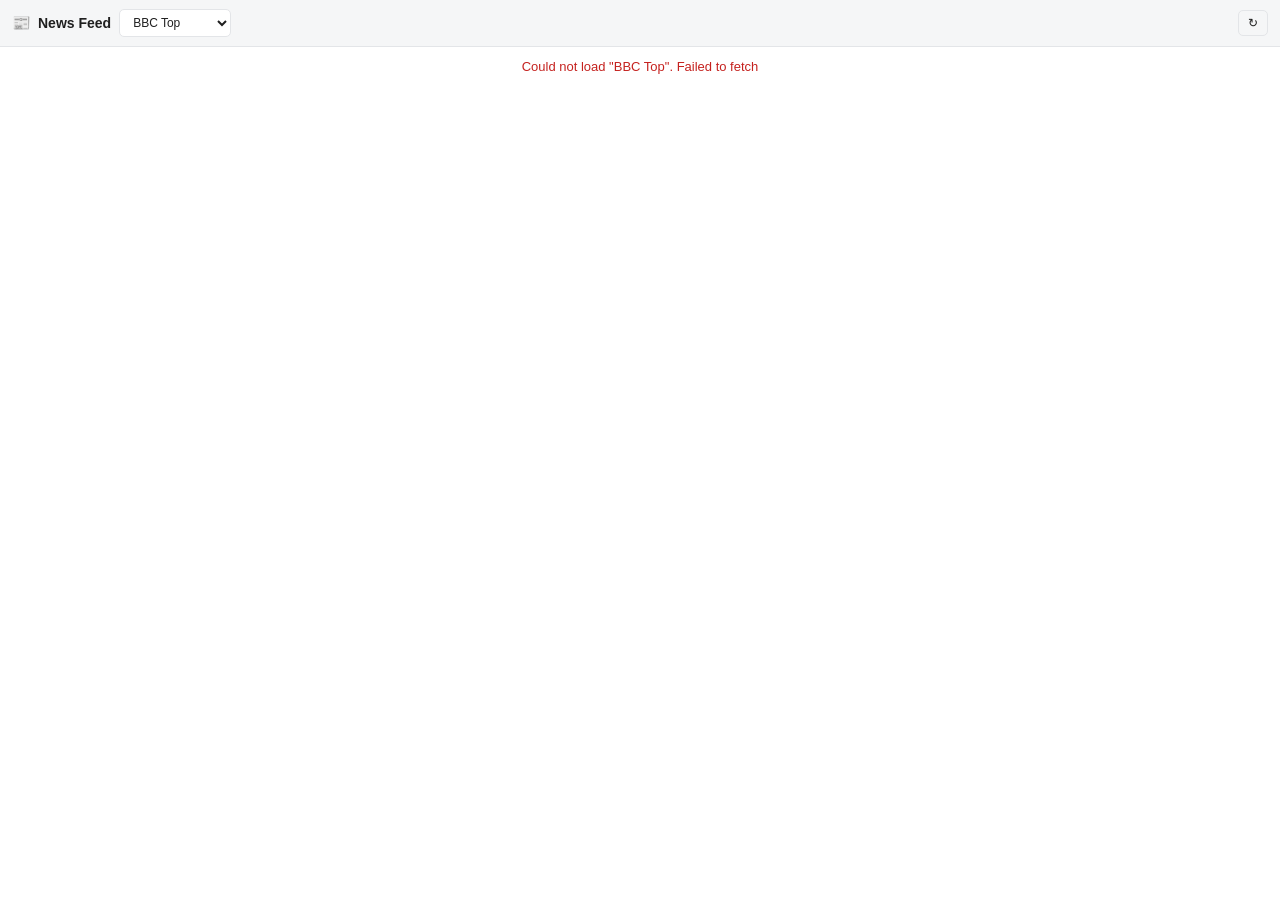
<file: views/news_feed.html>
<!DOCTYPE html>
<html lang="en">
<head>
<meta charset="utf-8">
<meta name="viewport" content="width=device-width, initial-scale=1">
<title>News Feed</title>
<style>
  :root {
    --bg: #1e1e1e; --bg-alt: #252526; --card: #2a2d2e; --card-hover: #323638;
    --border: #3c3c3c; --fg: #d4d4d4; --fg-dim: #9aa0a6;
    --accent: #4ea1ff; --accent-fg: #ffffff; --danger: #f48771;
    --shadow: 0 1px 3px rgba(0,0,0,0.35);
  }
  :root[data-theme="light"] {
    --bg: #ffffff; --bg-alt: #f5f6f7; --card: #ffffff; --card-hover: #f0f4f8;
    --border: #e3e5e8; --fg: #1f1f1f; --fg-dim: #5f6368;
    --accent: #1a73e8; --accent-fg: #ffffff; --danger: #c5221f;
    --shadow: 0 1px 3px rgba(0,0,0,0.08);
  }
  * { box-sizing: border-box; }
  html, body { height: 100%; margin: 0; }
  body {
    background: var(--bg); color: var(--fg);
    font-family: -apple-system, BlinkMacSystemFont, "Segoe UI", Roboto, Helvetica, Arial, sans-serif;
    font-size: 13px; display: flex; flex-direction: column;
  }
  header {
    flex: 0 0 auto; display: flex; align-items: center; gap: 8px;
    padding: 9px 12px; background: var(--bg-alt); border-bottom: 1px solid var(--border);
  }
  header .brand { display: flex; align-items: center; gap: 7px; white-space: nowrap; }
  header .brand .glyph { font-size: 15px; }
  header h1 { font-size: 14px; font-weight: 600; margin: 0; }
  header .spacer { flex: 1 1 auto; }
  select, button {
    font-family: inherit; font-size: 12px; color: var(--fg); background: var(--card);
    border: 1px solid var(--border); border-radius: 5px; padding: 5px 9px; cursor: pointer;
    transition: background 0.12s ease;
  }
  select:hover, button:hover { background: var(--card-hover); }
  button.primary { background: var(--accent); color: var(--accent-fg); border-color: transparent; }
  button.primary:hover { filter: brightness(1.08); }
  button.ghost { background: transparent; }
  button.ghost:hover { background: var(--card-hover); }
  button:disabled { opacity: 0.5; cursor: default; }
  main { flex: 1 1 auto; overflow-y: auto; }
  .status { color: var(--fg-dim); padding: 32px 16px; text-align: center; line-height: 1.5; }
  .status.error { color: var(--danger); }
  .hidden { display: none !important; }

  /* Feed list */
  #list { padding: 10px 12px; }
  .feed-title {
    font-size: 11px; color: var(--fg-dim); margin: 0 0 10px;
    text-transform: uppercase; letter-spacing: 0.05em;
  }
  .card {
    display: flex; gap: 11px; padding: 11px; margin-bottom: 8px;
    background: var(--card); border: 1px solid var(--border); border-radius: 8px;
    box-shadow: var(--shadow); cursor: pointer; transition: background 0.12s ease, transform 0.06s ease;
  }
  .card:hover { background: var(--card-hover); }
  .card:active { transform: scale(0.995); }
  .card .thumb {
    flex: 0 0 auto; width: 76px; height: 76px; border-radius: 6px;
    object-fit: cover; background: var(--bg-alt);
  }
  .card .body { flex: 1 1 auto; min-width: 0; }
  .card .headline { font-size: 13px; font-weight: 600; line-height: 1.35; margin: 0 0 4px; }
  .card .meta { font-size: 11px; color: var(--fg-dim); margin-bottom: 6px; }
  .card .snippet {
    font-size: 12px; color: var(--fg-dim); line-height: 1.45;
    max-height: 3.6em; overflow: hidden; margin-bottom: 9px;
  }
  .card .actions { display: flex; gap: 6px; }

  /* Reader (within the view) */
  #reader { padding: 0; }
  .reader-bar {
    position: sticky; top: 0; z-index: 2; display: flex; align-items: center; gap: 8px;
    padding: 9px 12px; background: var(--bg-alt); border-bottom: 1px solid var(--border);
  }
  .reader-body { max-width: 760px; margin: 0 auto; padding: 18px 20px 44px; }
  .reader-body h1 { font-size: 21px; line-height: 1.3; margin: 0 0 6px; }
  .reader-body .meta { color: var(--fg-dim); font-size: 12px; margin-bottom: 16px; }
  .reader-body .original {
    display: inline-block; margin-bottom: 18px; padding: 7px 14px; border-radius: 6px;
    background: var(--accent); color: var(--accent-fg); text-decoration: none; font-size: 13px;
  }
  .reader-body article { font-size: 14px; line-height: 1.65; }
  .reader-body article img { max-width: 100%; height: auto; border-radius: 6px; }
  .reader-body article a { color: var(--accent); }
</style>
</head>
<body>
<header>
  <div class="brand"><span class="glyph">&#128240;</span><h1>News Feed</h1></div>
  <select id="feed-select" title="Choose a feed"></select>
  <div class="spacer"></div>
  <button id="refresh-btn" class="ghost" title="Reload the feed">&#8635;</button>
</header>
<main>
  <div id="list" class="status">Loading&hellip;</div>
  <div id="reader" class="hidden"></div>
</main>

<script>
"use strict";

/* =========================================================================
 * News Feed view for Makerchip.
 *
 * Feeds are RSS/Atom URLs converted to JSON via a CORS-friendly proxy. Add
 * more sources by extending FEEDS below.
 *
 * "Open" currently shows the article *in this view* (a reader view with a
 * Back button). The article is first normalized by toArticle(); showArticle()
 * renders it. To later open each item in its own Makerchip view, replace the
 * body of openArticle() to deliver the toArticle() record to a companion
 * reader view (e.g. over the view bus) instead of calling showArticle().
 * ========================================================================= */

const FEEDS = [
  { id: "bbc",     label: "BBC Top",      url: "https://feeds.bbci.co.uk/news/rss.xml" },
  { id: "world",   label: "BBC World",    url: "https://feeds.bbci.co.uk/news/world/rss.xml" },
  { id: "npr",     label: "NPR News",     url: "https://feeds.npr.org/1001/rss.xml" },
  { id: "ars",     label: "Ars Technica", url: "https://feeds.arstechnica.com/arstechnica/index" },
  { id: "verge",   label: "The Verge",    url: "https://www.theverge.com/rss/index.xml" },
  { id: "hn",      label: "Hacker News",  url: "https://hnrss.org/frontpage?count=30" },
];

const PROXY = "https://api.rss2json.com/v1/api.json?rss_url=";

// -------------------------------------------------------------------------
// Makerchip view channel (postMessage v1): used only to match the IDE theme
// via getContext. Inert when loaded as a normal web page.
// -------------------------------------------------------------------------
const VIEW_V = 1;
let _rpcSeq = 0;
const _rpcPending = new Map();

window.addEventListener("message", (e) => {
  const m = e.data;
  if (!m || typeof m !== "object" || m.v !== VIEW_V) return;
  if (m.kind === "rpc-result") { _rpcPending.get(m.id)?.resolve(m.result); _rpcPending.delete(m.id); }
  else if (m.kind === "rpc-error") { _rpcPending.get(m.id)?.reject(new Error(m.error)); _rpcPending.delete(m.id); }
});

function callIde(method, ...args) {
  const id = ++_rpcSeq;
  return new Promise((resolve, reject) => {
    if (window.parent === window) { reject(new Error("not a view")); return; }
    _rpcPending.set(id, { resolve, reject });
    parent.postMessage({ v: VIEW_V, kind: "rpc", id, target: "ide", method, args }, "*");
  });
}
function callIdeTimeout(method, args, ms) {
  return Promise.race([
    callIde(method, ...args),
    new Promise((_, rej) => setTimeout(() => rej(new Error("IDE RPC timed out")), ms)),
  ]);
}
function applyTheme(dark) { document.documentElement.setAttribute("data-theme", dark ? "dark" : "light"); }

// -------------------------------------------------------------------------
// Helpers
// -------------------------------------------------------------------------
function stripHtml(html) {
  const tmp = document.createElement("div");
  tmp.innerHTML = html || "";
  return (tmp.textContent || tmp.innerText || "").trim();
}
function timeAgo(dateStr) {
  const then = new Date(dateStr).getTime();
  if (isNaN(then)) return "";
  const s = Math.max(0, (Date.now() - then) / 1000);
  if (s < 60) return "just now";
  const m = s / 60; if (m < 60) return `${Math.floor(m)}m ago`;
  const h = m / 60; if (h < 24) return `${Math.floor(h)}h ago`;
  return `${Math.floor(h / 24)}d ago`;
}
function articleSource(item, feedData) {
  if (item.author) return item.author;
  try { return new URL(item.link).hostname.replace(/^www\./, ""); }
  catch (_) { return feedData.feed?.title || ""; }
}

// First usable <img> src embedded in an HTML body (fallback for feeds that put
// images only in the item content, e.g. The Verge).
function firstImageFromHtml(html) {
  const tmp = document.createElement("div");
  tmp.innerHTML = html || "";
  for (const img of tmp.querySelectorAll("img")) {
    const src = img.getAttribute("src");
    if (src && /^https?:\/\//i.test(src)) return src;
  }
  return "";
}

// Normalize a feed item into a compact, self-contained article record. This is
// the hand-off shape a future separate reader view would consume.
function toArticle(item, feedData) {
  const body = item.content || item.description || "";
  return {
    title: stripHtml(item.title),
    source: articleSource(item, feedData),
    pubDate: item.pubDate || "",
    link: item.link || "",
    thumbnail: item.thumbnail || item.enclosure?.link || firstImageFromHtml(body),
    contentHtml: body,
  };
}

// -------------------------------------------------------------------------
// DOM refs + state
// -------------------------------------------------------------------------
const listEl = document.getElementById("list");
const readerEl = document.getElementById("reader");
const selectEl = document.getElementById("feed-select");
const refreshBtn = document.getElementById("refresh-btn");

function currentFeed() { return FEEDS.find((f) => f.id === selectEl.value) || FEEDS[0]; }

async function fetchFeed(feed) {
  const res = await fetch(PROXY + encodeURIComponent(feed.url));
  if (!res.ok) throw new Error(`HTTP ${res.status}`);
  const data = await res.json();
  if (data.status !== "ok") throw new Error(data.message || "Feed error");
  return data;
}

function showListStatus(msg, isError) {
  listEl.className = isError ? "status error" : "status";
  listEl.textContent = msg;
}

function renderList(feedData) {
  listEl.className = "";
  listEl.innerHTML = "";

  const title = document.createElement("p");
  title.className = "feed-title";
  title.textContent = feedData.feed?.title || currentFeed().label;
  listEl.appendChild(title);

  const items = feedData.items || [];
  if (!items.length) { showListStatus("No articles found in this feed.", false); return; }

  for (const item of items) {
    const article = toArticle(item, feedData);
    const card = document.createElement("div");
    card.className = "card";
    card.addEventListener("click", () => openArticle(article));

    if (article.thumbnail) {
      const img = document.createElement("img");
      img.className = "thumb"; img.src = article.thumbnail; img.loading = "lazy";
      img.onerror = () => img.remove();
      card.appendChild(img);
    }

    const body = document.createElement("div");
    body.className = "body";

    const headline = document.createElement("div");
    headline.className = "headline";
    headline.textContent = article.title;
    body.appendChild(headline);

    const meta = document.createElement("div");
    meta.className = "meta";
    meta.textContent = [article.source, timeAgo(article.pubDate)].filter(Boolean).join(" \u00b7 ");
    body.appendChild(meta);

    const snippetText = stripHtml(article.contentHtml);
    if (snippetText) {
      const snippet = document.createElement("div");
      snippet.className = "snippet";
      snippet.textContent = snippetText;
      body.appendChild(snippet);
    }

    const actions = document.createElement("div");
    actions.className = "actions";
    const openBtn = document.createElement("button");
    openBtn.className = "primary";
    openBtn.textContent = "Open";
    openBtn.title = "Open this article";
    openBtn.addEventListener("click", (e) => { e.stopPropagation(); openArticle(article); });
    actions.appendChild(openBtn);
    body.appendChild(actions);

    card.appendChild(body);
    listEl.appendChild(card);
  }
}

async function loadFeed() {
  const feed = currentFeed();
  showList();
  showListStatus("Loading\u2026", false);
  refreshBtn.disabled = true;
  try {
    renderList(await fetchFeed(feed));
  } catch (err) {
    showListStatus(`Could not load "${feed.label}". ${err.message}`, true);
  } finally {
    refreshBtn.disabled = false;
  }
}

// -------------------------------------------------------------------------
// View switching + reader within the view
//
// EXTENSION POINT: to open items in their own Makerchip view instead, change
// openArticle() to hand `article` to a companion reader view (e.g. via the
// view bus) rather than calling showArticle().
// -------------------------------------------------------------------------
function showList() {
  readerEl.classList.add("hidden");
  readerEl.innerHTML = "";
  listEl.classList.remove("hidden");
}

function openArticle(article) {
  showArticle(article);
}

function showArticle(article) {
  listEl.classList.add("hidden");
  readerEl.classList.remove("hidden");
  readerEl.innerHTML = "";

  const bar = document.createElement("div");
  bar.className = "reader-bar";
  const back = document.createElement("button");
  back.className = "ghost";
  back.innerHTML = "&#8592; Back";
  back.addEventListener("click", showList);
  bar.appendChild(back);
  readerEl.appendChild(bar);

  const wrap = document.createElement("div");
  wrap.className = "reader-body";

  const h1 = document.createElement("h1");
  h1.textContent = article.title || "Article";
  wrap.appendChild(h1);

  const meta = document.createElement("div");
  meta.className = "meta";
  const when = article.pubDate ? new Date(article.pubDate).toLocaleString() : "";
  meta.textContent = [article.source, when].filter(Boolean).join(" \u00b7 ");
  wrap.appendChild(meta);

  if (article.link) {
    const a = document.createElement("a");
    a.className = "original";
    a.href = article.link; a.target = "_blank"; a.rel = "noopener";
    a.textContent = "Open original \u2197";
    wrap.appendChild(a);
  }

  const art = document.createElement("article");
  art.innerHTML = article.contentHtml || "<p>No article text available.</p>";
  wrap.appendChild(art);

  readerEl.appendChild(wrap);
  readerEl.scrollTop = 0;
  document.querySelector("main").scrollTop = 0;
}

// -------------------------------------------------------------------------
// Boot
// -------------------------------------------------------------------------
selectEl.addEventListener("change", loadFeed);
refreshBtn.addEventListener("click", loadFeed);

for (const f of FEEDS) {
  const opt = document.createElement("option");
  opt.value = f.id; opt.textContent = f.label;
  selectEl.appendChild(opt);
}

async function boot() {
  if (window.parent !== window) {
    try { parent.postMessage({ v: VIEW_V, type: "ready" }, "*"); } catch (_) {}
    try {
      const ctx = await callIdeTimeout("getContext", [], 1500);
      if (ctx?.theme) applyTheme(!!ctx.theme.dark);
    } catch (_) { /* non-Makerchip host */ }
  } else {
    applyTheme(window.matchMedia && window.matchMedia("(prefers-color-scheme: dark)").matches);
  }
  loadFeed();
}

boot();
</script>
</body>
</html>
</file>
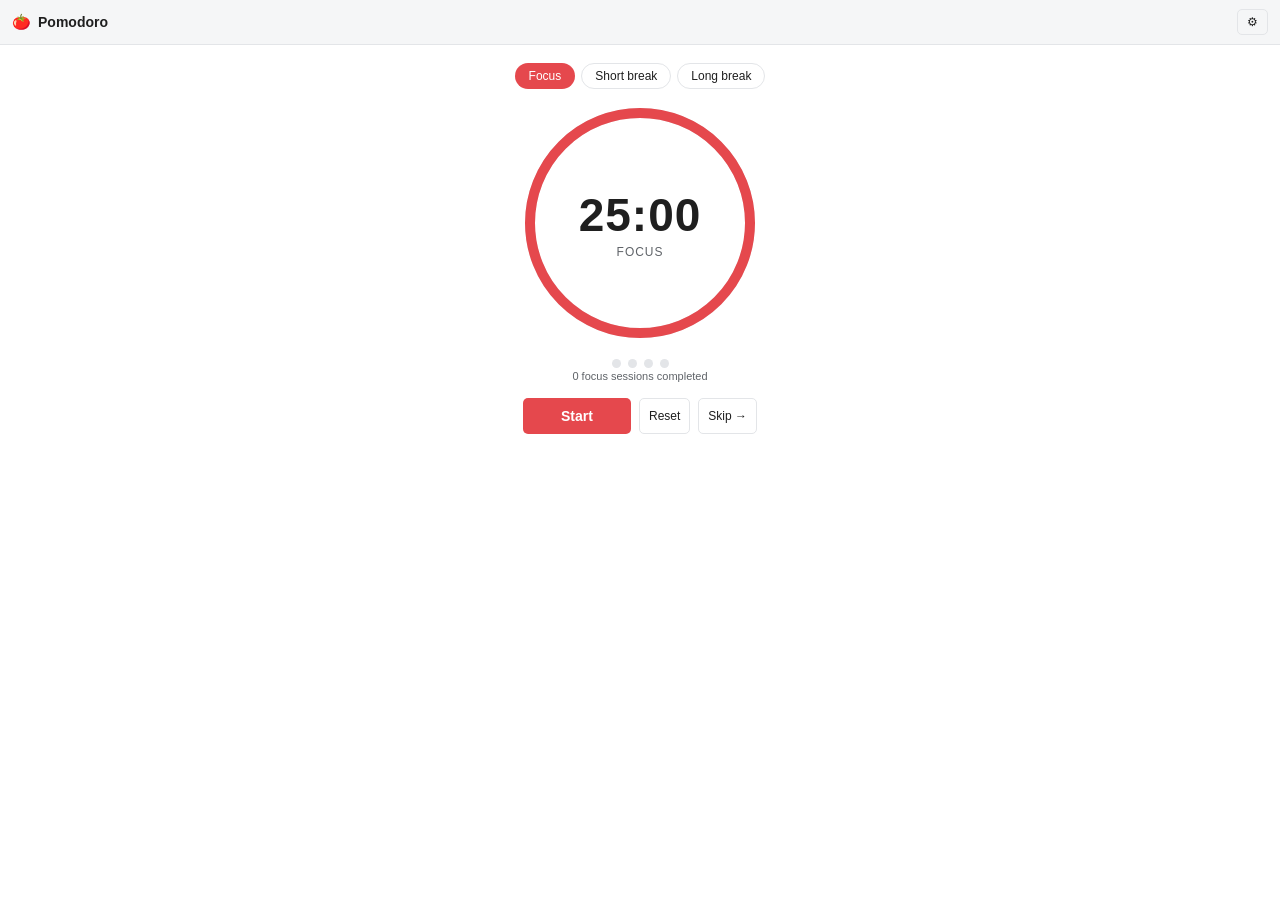
<file: views/pomodoro.html>
<!DOCTYPE html>
<html lang="en">
<head>
<meta charset="utf-8">
<meta name="viewport" content="width=device-width, initial-scale=1">
<title>Pomodoro</title>
<style>
  :root {
    --bg: #1e1e1e; --bg-alt: #252526; --card: #2a2d2e; --card-hover: #323638;
    --border: #3c3c3c; --fg: #d4d4d4; --fg-dim: #9aa0a6;
    --accent: #4ea1ff; --accent-fg: #ffffff; --danger: #f48771;
    --track: #3c3c3c;
    --work: #f4685f; --short: #4caf77; --long: #4ea1ff;
    --shadow: 0 1px 3px rgba(0,0,0,0.35);
  }
  :root[data-theme="light"] {
    --bg: #ffffff; --bg-alt: #f5f6f7; --card: #ffffff; --card-hover: #f0f4f8;
    --border: #e3e5e8; --fg: #1f1f1f; --fg-dim: #5f6368;
    --accent: #1a73e8; --accent-fg: #ffffff; --danger: #c5221f;
    --track: #e3e5e8;
    --work: #e5484d; --short: #2e9e63; --long: #1a73e8;
    --shadow: 0 1px 3px rgba(0,0,0,0.08);
  }
  * { box-sizing: border-box; }
  html, body { height: 100%; margin: 0; }
  body {
    background: var(--bg); color: var(--fg);
    font-family: -apple-system, BlinkMacSystemFont, "Segoe UI", Roboto, Helvetica, Arial, sans-serif;
    font-size: 13px; display: flex; flex-direction: column;
  }
  header {
    flex: 0 0 auto; display: flex; align-items: center; gap: 8px;
    padding: 9px 12px; background: var(--bg-alt); border-bottom: 1px solid var(--border);
  }
  header .brand { display: flex; align-items: center; gap: 7px; white-space: nowrap; }
  header .brand .glyph { font-size: 15px; }
  header h1 { font-size: 14px; font-weight: 600; margin: 0; }
  header .spacer { flex: 1 1 auto; }
  button {
    font-family: inherit; font-size: 12px; color: var(--fg); background: var(--card);
    border: 1px solid var(--border); border-radius: 5px; padding: 5px 9px; cursor: pointer;
    transition: background 0.12s ease;
  }
  button:hover { background: var(--card-hover); }
  button.ghost { background: transparent; }
  button.ghost:hover { background: var(--card-hover); }
  main { flex: 1 1 auto; overflow-y: auto; display: flex; flex-direction: column; align-items: center; }

  .phase-tabs { display: flex; gap: 6px; margin: 18px 0 4px; }
  .phase-tabs button {
    border-radius: 999px; padding: 5px 13px; font-size: 12px; background: transparent;
  }
  .phase-tabs button[aria-selected="true"] { color: #fff; border-color: transparent; }
  .phase-tabs button[data-phase="work"][aria-selected="true"] { background: var(--work); }
  .phase-tabs button[data-phase="short"][aria-selected="true"] { background: var(--short); }
  .phase-tabs button[data-phase="long"][aria-selected="true"] { background: var(--long); }

  .dial { position: relative; width: 240px; height: 240px; margin: 10px 0; }
  .dial svg { transform: rotate(-90deg); }
  .dial .track { fill: none; stroke: var(--track); stroke-width: 10; }
  .dial .prog { fill: none; stroke-width: 10; stroke-linecap: round; transition: stroke-dashoffset 0.3s linear; }
  .dial .center {
    position: absolute; inset: 0; display: flex; flex-direction: column;
    align-items: center; justify-content: center; gap: 3px;
  }
  .dial .time { font-size: 46px; font-weight: 600; font-variant-numeric: tabular-nums; letter-spacing: 1px; }
  .dial .plabel { font-size: 12px; color: var(--fg-dim); text-transform: uppercase; letter-spacing: 0.08em; }

  .dots { display: flex; gap: 7px; margin: 6px 0 2px; }
  .dots .dot { width: 9px; height: 9px; border-radius: 50%; background: var(--track); }
  .dots .dot.done { background: var(--work); }
  .count { font-size: 11px; color: var(--fg-dim); }

  .controls { display: flex; gap: 8px; margin: 16px 0 8px; }
  .controls .primary {
    min-width: 108px; font-size: 14px; font-weight: 600; padding: 9px 16px;
    color: var(--accent-fg); border-color: transparent;
  }
  .controls .primary.work { background: var(--work); }
  .controls .primary.short { background: var(--short); }
  .controls .primary.long { background: var(--long); }

  .settings {
    width: 100%; max-width: 320px; margin: 10px auto 24px; padding: 0 16px;
  }
  .settings[hidden] { display: none; }
  .settings .row {
    display: flex; align-items: center; justify-content: space-between;
    padding: 7px 0; border-bottom: 1px solid var(--border); font-size: 12.5px;
  }
  .settings .row:last-child { border-bottom: none; }
  .settings input[type="number"] {
    width: 58px; font: inherit; font-size: 12.5px; color: var(--fg); background: var(--card);
    border: 1px solid var(--border); border-radius: 5px; padding: 4px 6px; text-align: right;
  }
  .settings input[type="checkbox"] { width: 15px; height: 15px; accent-color: var(--accent); }
</style>
</head>
<body>
<header>
  <div class="brand"><span class="glyph">&#127813;</span><h1>Pomodoro</h1></div>
  <div class="spacer"></div>
  <button id="settings-btn" class="ghost" title="Settings">&#9881;</button>
</header>
<main>
  <div class="phase-tabs" id="phase-tabs">
    <button data-phase="work"  aria-selected="true">Focus</button>
    <button data-phase="short" aria-selected="false">Short break</button>
    <button data-phase="long"  aria-selected="false">Long break</button>
  </div>

  <div class="dial">
    <svg width="240" height="240" viewBox="0 0 240 240">
      <circle class="track" cx="120" cy="120" r="110"></circle>
      <circle class="prog"  id="prog" cx="120" cy="120" r="110"></circle>
    </svg>
    <div class="center">
      <div class="time" id="time">25:00</div>
      <div class="plabel" id="plabel">Focus</div>
    </div>
  </div>

  <div class="dots" id="dots"></div>
  <div class="count" id="count">0 focus sessions completed</div>

  <div class="controls">
    <button class="primary work" id="start-btn">Start</button>
    <button class="ghost" id="reset-btn" title="Reset current phase">Reset</button>
    <button class="ghost" id="skip-btn" title="Skip to next phase">Skip &#8594;</button>
  </div>

  <div class="settings" id="settings" hidden>
    <div class="row"><label for="cfg-work">Focus length (min)</label><input type="number" id="cfg-work" min="1" max="120"></div>
    <div class="row"><label for="cfg-short">Short break (min)</label><input type="number" id="cfg-short" min="1" max="60"></div>
    <div class="row"><label for="cfg-long">Long break (min)</label><input type="number" id="cfg-long" min="1" max="60"></div>
    <div class="row"><label for="cfg-interval">Long break after N focus</label><input type="number" id="cfg-interval" min="1" max="12"></div>
    <div class="row"><label for="cfg-auto">Auto-start next phase</label><input type="checkbox" id="cfg-auto"></div>
    <div class="row"><label for="cfg-chime">Chime on finish</label><input type="checkbox" id="cfg-chime"></div>
  </div>
</main>

<script>
"use strict";

/* =========================================================================
 * Pomodoro-timer view for Makerchip. Fully self-contained (no network).
 *
 * Focus / short-break / long-break cycles with a countdown ring, session
 * dots, configurable durations, auto-start, and a WebAudio chime. Timing is
 * end-timestamp based so it doesn't drift while the tab is throttled.
 *
 * Settings persist to localStorage when available; data:-URI views have an
 * opaque origin where that throws, so it degrades to in-session defaults.
 * ========================================================================= */

const PHASES = {
  work:  { label: "Focus",       tab: "Focus" },
  short: { label: "Short break", tab: "Short break" },
  long:  { label: "Long break",  tab: "Long break" },
};
const STORE_KEY = "mc.pomodoro.v1";
const DEFAULTS = { work: 25, short: 5, long: 15, interval: 4, autoStart: true, chime: true };

// -------------------------------------------------------------------------
// Makerchip view channel (postMessage v1): only used to match the IDE theme.
// -------------------------------------------------------------------------
const VIEW_V = 1;
let _rpcSeq = 0;
const _rpcPending = new Map();

window.addEventListener("message", (e) => {
  const m = e.data;
  if (!m || typeof m !== "object" || m.v !== VIEW_V) return;
  if (m.kind === "rpc-result") { _rpcPending.get(m.id)?.resolve(m.result); _rpcPending.delete(m.id); }
  else if (m.kind === "rpc-error") { _rpcPending.get(m.id)?.reject(new Error(m.error)); _rpcPending.delete(m.id); }
});

function callIde(method, ...args) {
  const id = ++_rpcSeq;
  return new Promise((resolve, reject) => {
    if (window.parent === window) { reject(new Error("not a view")); return; }
    _rpcPending.set(id, { resolve, reject });
    parent.postMessage({ v: VIEW_V, kind: "rpc", id, target: "ide", method, args }, "*");
  });
}
function callIdeTimeout(method, args, ms) {
  return Promise.race([
    callIde(method, ...args),
    new Promise((_, rej) => setTimeout(() => rej(new Error("IDE RPC timed out")), ms)),
  ]);
}
function applyTheme(dark) { document.documentElement.setAttribute("data-theme", dark ? "dark" : "light"); }

// -------------------------------------------------------------------------
// Persistence (best-effort; opaque-origin views silently fall back).
// -------------------------------------------------------------------------
function loadCfg() {
  try {
    const raw = localStorage.getItem(STORE_KEY);
    if (raw) return { ...DEFAULTS, ...JSON.parse(raw) };
  } catch (_) { /* opaque origin / disabled */ }
  return { ...DEFAULTS };
}
function saveCfg() {
  try { localStorage.setItem(STORE_KEY, JSON.stringify(cfg)); }
  catch (_) { /* opaque origin / disabled */ }
}

// -------------------------------------------------------------------------
// DOM
// -------------------------------------------------------------------------
const $ = (id) => document.getElementById(id);
const progEl = $("prog"), timeEl = $("time"), plabelEl = $("plabel");
const dotsEl = $("dots"), countEl = $("count");
const startBtn = $("start-btn"), resetBtn = $("reset-btn"), skipBtn = $("skip-btn");
const settingsBtn = $("settings-btn"), settingsEl = $("settings");
const tabButtons = [...document.querySelectorAll("#phase-tabs button")];

const R = 110, C = 2 * Math.PI * R;
progEl.style.strokeDasharray = C;

// -------------------------------------------------------------------------
// State
// -------------------------------------------------------------------------
let cfg = loadCfg();
let phase = "work";
let totalMs = cfg.work * 60000;
let remainingMs = totalMs;
let endTime = 0;
let running = false;
let ticker = null;
let completedWork = 0;   // completed focus sessions in the current long-break cycle
let totalCompleted = 0;  // lifetime (this session) focus sessions
let audioCtx = null;

// -------------------------------------------------------------------------
// Rendering
// -------------------------------------------------------------------------
function phaseColor() { return getComputedStyle(document.documentElement).getPropertyValue(`--${phase}`).trim(); }

function renderRing() {
  const frac = totalMs ? remainingMs / totalMs : 0;
  progEl.style.stroke = phaseColor();
  progEl.style.strokeDashoffset = C * (1 - Math.max(0, Math.min(1, frac)));
}
function renderTime() {
  const secs = Math.max(0, Math.ceil(remainingMs / 1000));
  const mm = String(Math.floor(secs / 60)).padStart(2, "0");
  const ss = String(secs % 60).padStart(2, "0");
  timeEl.textContent = `${mm}:${ss}`;
}
function renderPhase() {
  plabelEl.textContent = PHASES[phase].label;
  tabButtons.forEach((b) => b.setAttribute("aria-selected", String(b.dataset.phase === phase)));
  startBtn.classList.remove("work", "short", "long");
  startBtn.classList.add(phase);
}
function renderDots() {
  dotsEl.innerHTML = "";
  for (let i = 0; i < cfg.interval; i++) {
    const d = document.createElement("span");
    d.className = "dot" + (i < completedWork ? " done" : "");
    dotsEl.appendChild(d);
  }
  countEl.textContent = `${totalCompleted} focus session${totalCompleted === 1 ? "" : "s"} completed`;
}
function renderAll() { renderPhase(); renderTime(); renderRing(); renderDots(); startBtn.textContent = running ? "Pause" : "Start"; }

// -------------------------------------------------------------------------
// Chime (WebAudio; created lazily on first user gesture)
// -------------------------------------------------------------------------
function chime() {
  if (!cfg.chime) return;
  try {
    audioCtx = audioCtx || new (window.AudioContext || window.webkitAudioContext)();
    const now = audioCtx.currentTime;
    [880, 1320].forEach((freq, i) => {
      const osc = audioCtx.createOscillator();
      const gain = audioCtx.createGain();
      osc.frequency.value = freq;
      osc.type = "sine";
      const t = now + i * 0.18;
      gain.gain.setValueAtTime(0.0001, t);
      gain.gain.exponentialRampToValueAtTime(0.25, t + 0.02);
      gain.gain.exponentialRampToValueAtTime(0.0001, t + 0.16);
      osc.connect(gain).connect(audioCtx.destination);
      osc.start(t); osc.stop(t + 0.18);
    });
  } catch (_) { /* audio unavailable */ }
}

// -------------------------------------------------------------------------
// Timer control
// -------------------------------------------------------------------------
function setPhase(next, autostart) {
  phase = next;
  totalMs = cfg[phase] * 60000;
  remainingMs = totalMs;
  running = false;
  clearInterval(ticker);
  renderAll();
  if (autostart) start();
}

function start() {
  if (running) return;
  if (remainingMs <= 0) remainingMs = totalMs;
  endTime = Date.now() + remainingMs;
  running = true;
  startBtn.textContent = "Pause";
  clearInterval(ticker);
  ticker = setInterval(tick, 250);
}
function pause() {
  if (!running) return;
  remainingMs = Math.max(0, endTime - Date.now());
  running = false;
  startBtn.textContent = "Start";
  clearInterval(ticker);
}
function reset() {
  running = false;
  clearInterval(ticker);
  remainingMs = totalMs;
  startBtn.textContent = "Start";
  renderTime(); renderRing();
}
function tick() {
  remainingMs = endTime - Date.now();
  if (remainingMs <= 0) { remainingMs = 0; renderTime(); renderRing(); complete(); return; }
  renderTime(); renderRing();
}
function nextPhase() {
  if (phase === "work") return (completedWork % cfg.interval === 0) ? "long" : "short";
  return "work";
}
function complete() {
  clearInterval(ticker);
  running = false;
  chime();
  if (phase === "work") { completedWork++; totalCompleted++; }
  const next = nextPhase();
  if (next === "work" && phase === "long") completedWork = 0; // new cycle after the long break
  renderDots();
  setPhase(next, cfg.autoStart);
}
function skip() {
  clearInterval(ticker);
  running = false;
  // Skipping a focus session does not count it as completed.
  if (phase !== "work") {
    // leaving a break → start a fresh cycle if it was the long break
    if (phase === "long") completedWork = 0;
    setPhase("work", false);
  } else {
    const next = (completedWork % cfg.interval === 0 && completedWork > 0) ? "long" : "short";
    setPhase(next, false);
  }
}

// -------------------------------------------------------------------------
// Wiring
// -------------------------------------------------------------------------
startBtn.addEventListener("click", () => (running ? pause() : start()));
resetBtn.addEventListener("click", reset);
skipBtn.addEventListener("click", skip);
tabButtons.forEach((b) => b.addEventListener("click", () => setPhase(b.dataset.phase, false)));
settingsBtn.addEventListener("click", () => { settingsEl.hidden = !settingsEl.hidden; });

// Settings inputs
const cfgInputs = {
  work: $("cfg-work"), short: $("cfg-short"), long: $("cfg-long"),
  interval: $("cfg-interval"), autoStart: $("cfg-auto"), chime: $("cfg-chime"),
};
function syncCfgInputs() {
  cfgInputs.work.value = cfg.work; cfgInputs.short.value = cfg.short;
  cfgInputs.long.value = cfg.long; cfgInputs.interval.value = cfg.interval;
  cfgInputs.autoStart.checked = cfg.autoStart; cfgInputs.chime.checked = cfg.chime;
}
function clampInt(v, lo, hi, dflt) { const n = parseInt(v, 10); return isNaN(n) ? dflt : Math.min(hi, Math.max(lo, n)); }
["work", "short", "long"].forEach((k) => cfgInputs[k].addEventListener("change", () => {
  cfg[k] = clampInt(cfgInputs[k].value, 1, 120, DEFAULTS[k]);
  cfgInputs[k].value = cfg[k];
  saveCfg();
  if (!running && phase === k) { totalMs = cfg[k] * 60000; remainingMs = totalMs; renderTime(); renderRing(); }
}));
cfgInputs.interval.addEventListener("change", () => {
  cfg.interval = clampInt(cfgInputs.interval.value, 1, 12, DEFAULTS.interval);
  cfgInputs.interval.value = cfg.interval;
  if (completedWork > cfg.interval) completedWork = 0;
  saveCfg(); renderDots();
});
cfgInputs.autoStart.addEventListener("change", () => { cfg.autoStart = cfgInputs.autoStart.checked; saveCfg(); });
cfgInputs.chime.addEventListener("change", () => { cfg.chime = cfgInputs.chime.checked; saveCfg(); });

async function boot() {
  syncCfgInputs();
  setPhase("work", false);
  if (window.parent !== window) {
    try { parent.postMessage({ v: VIEW_V, type: "ready" }, "*"); } catch (_) {}
    try {
      const ctx = await callIdeTimeout("getContext", [], 1500);
      if (ctx?.theme) applyTheme(!!ctx.theme.dark);
    } catch (_) { /* non-Makerchip host */ }
  } else {
    applyTheme(window.matchMedia && window.matchMedia("(prefers-color-scheme: dark)").matches);
  }
  renderAll();
}

boot();
</script>
</body>
</html>
</file>
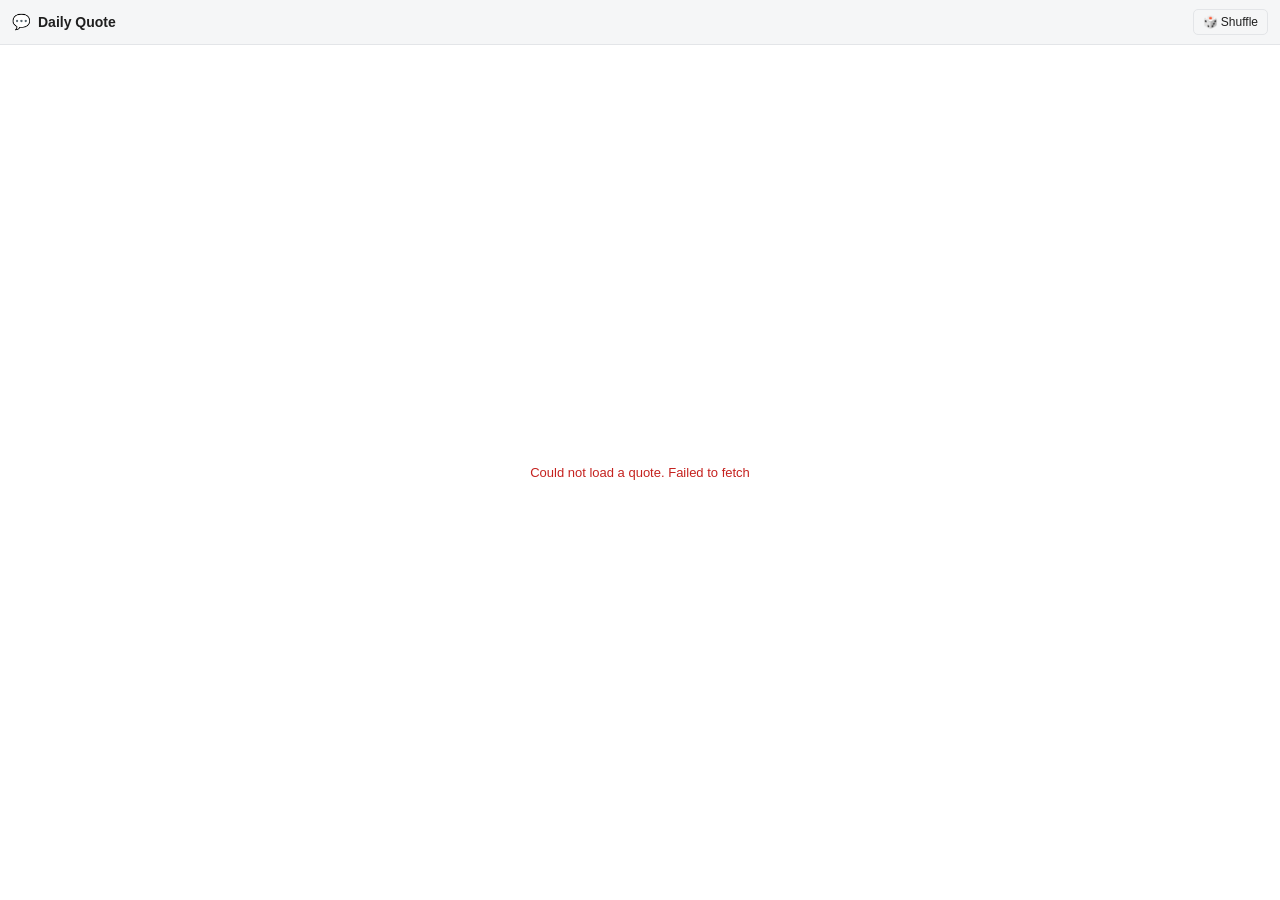
<file: views/quote.html>
<!DOCTYPE html>
<html lang="en">
<head>
<meta charset="utf-8">
<meta name="viewport" content="width=device-width, initial-scale=1">
<title>Daily Quote</title>
<style>
  :root {
    --bg: #1e1e1e; --bg-alt: #252526; --card: #2a2d2e; --card-hover: #323638;
    --border: #3c3c3c; --fg: #d4d4d4; --fg-dim: #9aa0a6;
    --accent: #4ea1ff; --accent-fg: #ffffff; --danger: #f48771;
    --shadow: 0 1px 3px rgba(0,0,0,0.35);
  }
  :root[data-theme="light"] {
    --bg: #ffffff; --bg-alt: #f5f6f7; --card: #ffffff; --card-hover: #f0f4f8;
    --border: #e3e5e8; --fg: #1f1f1f; --fg-dim: #5f6368;
    --accent: #1a73e8; --accent-fg: #ffffff; --danger: #c5221f;
    --shadow: 0 1px 3px rgba(0,0,0,0.08);
  }
  * { box-sizing: border-box; }
  html, body { height: 100%; margin: 0; }
  body {
    background: var(--bg); color: var(--fg);
    font-family: -apple-system, BlinkMacSystemFont, "Segoe UI", Roboto, Helvetica, Arial, sans-serif;
    font-size: 13px; display: flex; flex-direction: column;
  }
  header {
    flex: 0 0 auto; display: flex; align-items: center; gap: 8px;
    padding: 9px 12px; background: var(--bg-alt); border-bottom: 1px solid var(--border);
  }
  header .brand { display: flex; align-items: center; gap: 7px; white-space: nowrap; }
  header .brand .glyph { font-size: 15px; }
  header h1 { font-size: 14px; font-weight: 600; margin: 0; }
  header .spacer { flex: 1 1 auto; }
  button {
    font-family: inherit; font-size: 12px; color: var(--fg); background: var(--card);
    border: 1px solid var(--border); border-radius: 5px; padding: 5px 9px; cursor: pointer;
    transition: background 0.12s ease;
  }
  button:hover { background: var(--card-hover); }
  button.ghost { background: transparent; }
  button.ghost:hover { background: var(--card-hover); }
  button:disabled { opacity: 0.4; cursor: default; }
  main { flex: 1 1 auto; overflow-y: auto; display: flex; }
  .status { margin: auto; color: var(--fg-dim); padding: 32px 16px; text-align: center; line-height: 1.5; }
  .status.error { color: var(--danger); }

  .quote-wrap { margin: auto; max-width: 620px; padding: 28px 26px; text-align: center; }
  .mark { font-size: 44px; line-height: 0.6; color: var(--accent); opacity: 0.5; }
  blockquote {
    margin: 8px 0 18px; font-size: 20px; line-height: 1.5; font-weight: 500;
  }
  .author { font-size: 13px; color: var(--fg-dim); }
  .author::before { content: "\2014\00a0"; }
  .controls { display: flex; gap: 8px; justify-content: center; margin-top: 26px; }
  .tag {
    margin-top: 18px; font-size: 10.5px; letter-spacing: 0.05em; text-transform: uppercase;
    color: var(--fg-dim);
  }
</style>
</head>
<body>
<header>
  <div class="brand"><span class="glyph">&#128172;</span><h1>Daily Quote</h1></div>
  <div class="spacer"></div>
  <button id="shuffle-btn" class="ghost" title="Show a random quote">&#127922; Shuffle</button>
</header>
<main>
  <div id="view" class="status">Loading&hellip;</div>
</main>

<script>
"use strict";

/* =========================================================================
 * Daily-quote view for Makerchip.
 *
 * Source: dummyjson.com (keyless, CORS, webview-allowed). On load we show a
 * *date-seeded* quote so it's stable for the whole day; "Shuffle" pulls a
 * random one. The daily seed is derived from the local date and the feed's
 * total count.
 * ========================================================================= */

const API = "https://dummyjson.com/quotes";

// -------------------------------------------------------------------------
// Makerchip view channel (postMessage v1): only used to match the IDE theme.
// -------------------------------------------------------------------------
const VIEW_V = 1;
let _rpcSeq = 0;
const _rpcPending = new Map();

window.addEventListener("message", (e) => {
  const m = e.data;
  if (!m || typeof m !== "object" || m.v !== VIEW_V) return;
  if (m.kind === "rpc-result") { _rpcPending.get(m.id)?.resolve(m.result); _rpcPending.delete(m.id); }
  else if (m.kind === "rpc-error") { _rpcPending.get(m.id)?.reject(new Error(m.error)); _rpcPending.delete(m.id); }
});

function callIde(method, ...args) {
  const id = ++_rpcSeq;
  return new Promise((resolve, reject) => {
    if (window.parent === window) { reject(new Error("not a view")); return; }
    _rpcPending.set(id, { resolve, reject });
    parent.postMessage({ v: VIEW_V, kind: "rpc", id, target: "ide", method, args }, "*");
  });
}
function callIdeTimeout(method, args, ms) {
  return Promise.race([
    callIde(method, ...args),
    new Promise((_, rej) => setTimeout(() => rej(new Error("IDE RPC timed out")), ms)),
  ]);
}
function applyTheme(dark) { document.documentElement.setAttribute("data-theme", dark ? "dark" : "light"); }

// -------------------------------------------------------------------------
// DOM + state
// -------------------------------------------------------------------------
const viewEl = document.getElementById("view");
const shuffleBtn = document.getElementById("shuffle-btn");
let total = 0;

function daysSinceEpoch() {
  const now = new Date();
  const local = Date.UTC(now.getFullYear(), now.getMonth(), now.getDate());
  return Math.floor(local / 86400000);
}

function showStatus(msg, isError) {
  viewEl.className = isError ? "status error" : "status";
  viewEl.textContent = msg;
}

function renderQuote(q, daily) {
  viewEl.className = "quote-wrap";
  viewEl.innerHTML = "";

  const mark = document.createElement("div");
  mark.className = "mark";
  mark.textContent = "\u201C";
  viewEl.appendChild(mark);

  const bq = document.createElement("blockquote");
  bq.textContent = q.quote;
  viewEl.appendChild(bq);

  const author = document.createElement("div");
  author.className = "author";
  author.textContent = q.author || "Unknown";
  viewEl.appendChild(author);

  const controls = document.createElement("div");
  controls.className = "controls";
  const copyBtn = document.createElement("button");
  copyBtn.textContent = "Copy";
  copyBtn.addEventListener("click", async () => {
    try {
      await navigator.clipboard.writeText(`"${q.quote}" \u2014 ${q.author || "Unknown"}`);
      copyBtn.textContent = "Copied!";
      setTimeout(() => (copyBtn.textContent = "Copy"), 1200);
    } catch (_) { copyBtn.textContent = "Copy failed"; }
  });
  controls.appendChild(copyBtn);
  viewEl.appendChild(controls);

  const tag = document.createElement("div");
  tag.className = "tag";
  tag.textContent = daily ? "Quote of the day" : "Random quote";
  viewEl.appendChild(tag);
}

async function fetchJson(url) {
  const res = await fetch(url);
  if (!res.ok) throw new Error(`HTTP ${res.status}`);
  return res.json();
}

async function ensureTotal() {
  if (total) return total;
  const data = await fetchJson(`${API}?limit=1`);
  total = data.total || 0;
  if (!total) throw new Error("empty quote set");
  return total;
}

async function loadDaily() {
  showStatus("Loading\u2026", false);
  shuffleBtn.disabled = true;
  try {
    const n = await ensureTotal();
    const id = (daysSinceEpoch() % n) + 1; // dummyjson ids are 1..n
    renderQuote(await fetchJson(`${API}/${id}`), true);
  } catch (err) {
    showStatus(`Could not load a quote. ${err.message}`, true);
  } finally {
    shuffleBtn.disabled = false;
  }
}

async function loadRandom() {
  shuffleBtn.disabled = true;
  try {
    renderQuote(await fetchJson(`${API}/random`), false);
  } catch (err) {
    showStatus(`Could not load a quote. ${err.message}`, true);
  } finally {
    shuffleBtn.disabled = false;
  }
}

shuffleBtn.addEventListener("click", loadRandom);

async function boot() {
  if (window.parent !== window) {
    try { parent.postMessage({ v: VIEW_V, type: "ready" }, "*"); } catch (_) {}
    try {
      const ctx = await callIdeTimeout("getContext", [], 1500);
      if (ctx?.theme) applyTheme(!!ctx.theme.dark);
    } catch (_) { /* non-Makerchip host */ }
  } else {
    applyTheme(window.matchMedia && window.matchMedia("(prefers-color-scheme: dark)").matches);
  }
  loadDaily();
}

boot();
</script>
</body>
</html>
</file>
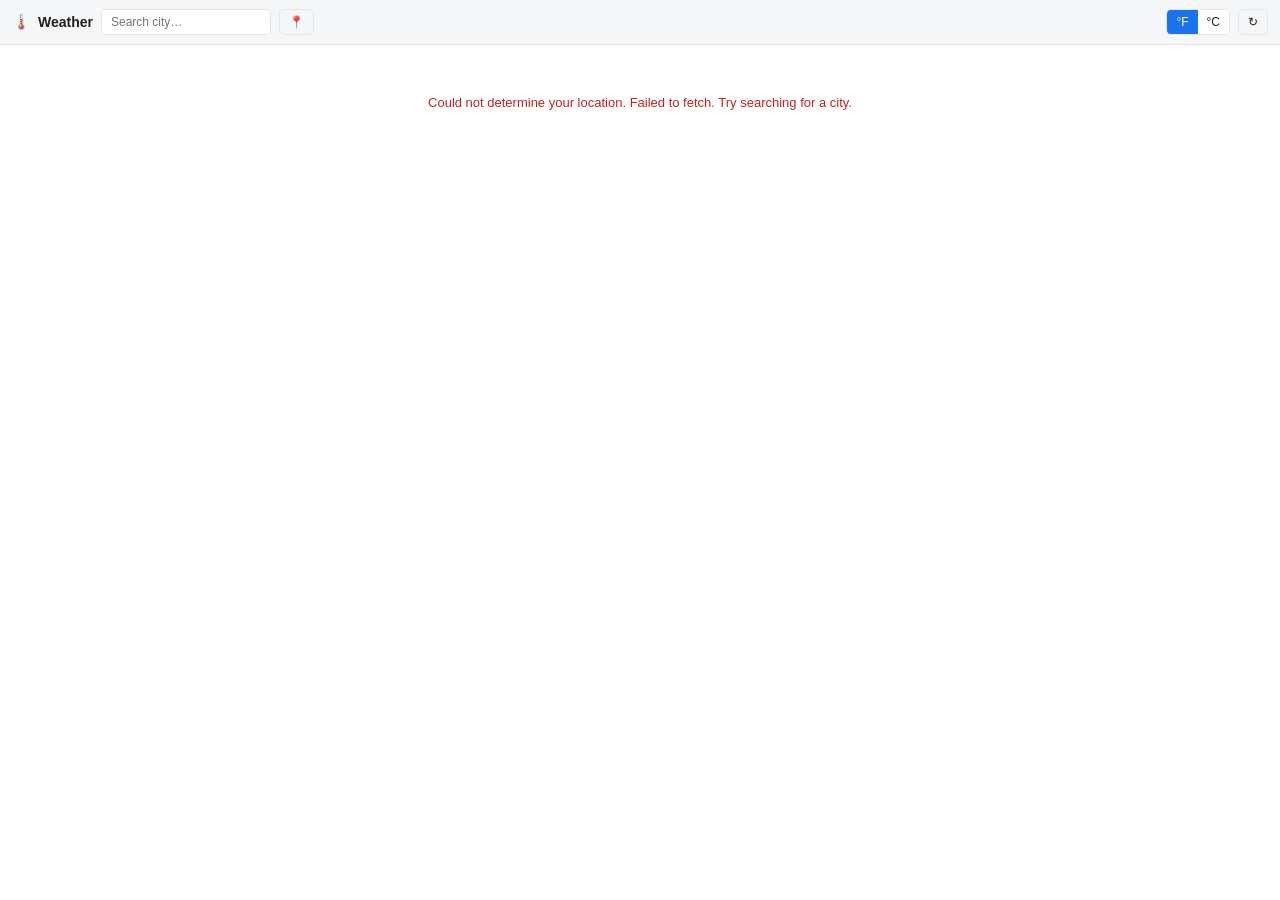
<file: views/weather.html>
<!DOCTYPE html>
<html lang="en">
<head>
<meta charset="utf-8">
<meta name="viewport" content="width=device-width, initial-scale=1">
<title>Weather</title>
<style>
  :root {
    --bg: #1e1e1e; --bg-alt: #252526; --card: #2a2d2e; --card-hover: #323638;
    --border: #3c3c3c; --fg: #d4d4d4; --fg-dim: #9aa0a6;
    --accent: #4ea1ff; --accent-fg: #ffffff; --danger: #f48771;
    --shadow: 0 1px 3px rgba(0,0,0,0.35);
  }
  :root[data-theme="light"] {
    --bg: #ffffff; --bg-alt: #f5f6f7; --card: #ffffff; --card-hover: #f0f4f8;
    --border: #e3e5e8; --fg: #1f1f1f; --fg-dim: #5f6368;
    --accent: #1a73e8; --accent-fg: #ffffff; --danger: #c5221f;
    --shadow: 0 1px 3px rgba(0,0,0,0.08);
  }
  * { box-sizing: border-box; }
  html, body { height: 100%; margin: 0; }
  body {
    background: var(--bg); color: var(--fg);
    font-family: -apple-system, BlinkMacSystemFont, "Segoe UI", Roboto, Helvetica, Arial, sans-serif;
    font-size: 13px; display: flex; flex-direction: column;
  }
  header {
    flex: 0 0 auto; display: flex; align-items: center; gap: 8px; flex-wrap: wrap;
    padding: 9px 12px; background: var(--bg-alt); border-bottom: 1px solid var(--border);
  }
  header .brand { display: flex; align-items: center; gap: 7px; white-space: nowrap; }
  header .brand .glyph { font-size: 15px; }
  header h1 { font-size: 14px; font-weight: 600; margin: 0; }
  header .spacer { flex: 1 1 auto; }
  input, select, button {
    font-family: inherit; font-size: 12px; color: var(--fg); background: var(--card);
    border: 1px solid var(--border); border-radius: 5px; padding: 5px 9px;
    transition: background 0.12s ease;
  }
  input { cursor: text; min-width: 120px; }
  select, button { cursor: pointer; }
  select:hover, button:hover { background: var(--card-hover); }
  button.ghost { background: transparent; }
  button.ghost:hover { background: var(--card-hover); }
  button:disabled { opacity: 0.5; cursor: default; }
  .unit-toggle { display: inline-flex; border: 1px solid var(--border); border-radius: 5px; overflow: hidden; }
  .unit-toggle button { border: none; border-radius: 0; padding: 5px 9px; background: var(--card); }
  .unit-toggle button.active { background: var(--accent); color: var(--accent-fg); }
  main { flex: 1 1 auto; overflow-y: auto; padding: 14px; }
  .status { color: var(--fg-dim); padding: 34px 8px; text-align: center; line-height: 1.5; }
  .status.error { color: var(--danger); }

  .current {
    display: flex; align-items: center; gap: 16px;
    background: var(--card); border: 1px solid var(--border);
    border-radius: 12px; padding: 18px 20px; margin-bottom: 14px; box-shadow: var(--shadow);
  }
  .current .icon { font-size: 56px; line-height: 1; }
  .current .temp { font-size: 46px; font-weight: 300; line-height: 1; }
  .current .info { flex: 1 1 auto; min-width: 0; }
  .current .place { font-size: 15px; font-weight: 600; margin-bottom: 2px; }
  .current .cond { font-size: 13px; color: var(--fg-dim); }
  .current .updated { font-size: 11px; color: var(--fg-dim); margin-top: 4px; }

  .details {
    display: grid; grid-template-columns: repeat(auto-fit, minmax(120px, 1fr));
    gap: 8px; margin-bottom: 18px;
  }
  .detail {
    background: var(--card); border: 1px solid var(--border);
    border-radius: 9px; padding: 10px 12px; box-shadow: var(--shadow);
  }
  .detail .label { font-size: 11px; color: var(--fg-dim); text-transform: uppercase; letter-spacing: 0.04em; }
  .detail .value { font-size: 16px; font-weight: 600; margin-top: 3px; }

  .forecast-title {
    font-size: 11px; color: var(--fg-dim); margin: 0 0 8px;
    text-transform: uppercase; letter-spacing: 0.05em;
  }
  .forecast { display: flex; gap: 8px; overflow-x: auto; padding-bottom: 4px; }
  .day {
    flex: 0 0 auto; width: 80px; text-align: center;
    background: var(--card); border: 1px solid var(--border);
    border-radius: 9px; padding: 10px 6px; box-shadow: var(--shadow);
  }
  .day .dow { font-size: 12px; font-weight: 600; }
  .day .dicon { font-size: 27px; margin: 6px 0; }
  .day .hi { font-size: 13px; font-weight: 600; }
  .day .lo { font-size: 12px; color: var(--fg-dim); }
</style>
</head>
<body>
<header>
  <div class="brand"><span class="glyph">&#127777;&#65039;</span><h1>Weather</h1></div>
  <input id="search" type="text" placeholder="Search city&hellip;" title="Type a city and press Enter">
  <button id="locate-btn" class="ghost" title="Use my approximate location">&#128205;</button>
  <div class="spacer"></div>
  <div class="unit-toggle" id="unit-toggle" title="Temperature units">
    <button data-unit="f" class="active">&deg;F</button>
    <button data-unit="c">&deg;C</button>
  </div>
  <button id="refresh-btn" class="ghost" title="Refresh">&#8635;</button>
</header>
<main>
  <div id="content" class="status">Locating&hellip;</div>
</main>

<script>
"use strict";

/* =========================================================================
 * Weather view for Makerchip.
 *
 * All data services are keyless and CORS-enabled:
 *   - ipwho.is / geojs.io -> approximate location from IP (auto "local" weather)
 *   - Open-Meteo geocoding -> city-name search -> lat/lon
 *   - Open-Meteo forecast  -> current conditions + 7-day forecast
 * ========================================================================= */

const IP_LOOKUPS  = ["https://ipwho.is/", "https://get.geojs.io/v1/ip/geo.json"];
const GEOCODE_API = "https://geocoding-api.open-meteo.com/v1/search";
const FORECAST_API = "https://api.open-meteo.com/v1/forecast";

// WMO weather interpretation codes -> [label, emoji].
const WMO = {
  0:["Clear sky","\u2600\uFE0F"], 1:["Mainly clear","\uD83C\uDF24\uFE0F"], 2:["Partly cloudy","\u26C5"],
  3:["Overcast","\u2601\uFE0F"], 45:["Fog","\uD83C\uDF2B\uFE0F"], 48:["Rime fog","\uD83C\uDF2B\uFE0F"],
  51:["Light drizzle","\uD83C\uDF26\uFE0F"], 53:["Drizzle","\uD83C\uDF26\uFE0F"], 55:["Dense drizzle","\uD83C\uDF26\uFE0F"],
  56:["Freezing drizzle","\uD83C\uDF27\uFE0F"], 57:["Freezing drizzle","\uD83C\uDF27\uFE0F"],
  61:["Light rain","\uD83C\uDF27\uFE0F"], 63:["Rain","\uD83C\uDF27\uFE0F"], 65:["Heavy rain","\uD83C\uDF27\uFE0F"],
  66:["Freezing rain","\uD83C\uDF27\uFE0F"], 67:["Freezing rain","\uD83C\uDF27\uFE0F"],
  71:["Light snow","\uD83C\uDF28\uFE0F"], 73:["Snow","\uD83C\uDF28\uFE0F"], 75:["Heavy snow","\u2744\uFE0F"],
  77:["Snow grains","\uD83C\uDF28\uFE0F"], 80:["Rain showers","\uD83C\uDF26\uFE0F"], 81:["Rain showers","\uD83C\uDF26\uFE0F"],
  82:["Violent showers","\u26C8\uFE0F"], 85:["Snow showers","\uD83C\uDF28\uFE0F"], 86:["Snow showers","\u2744\uFE0F"],
  95:["Thunderstorm","\u26C8\uFE0F"], 96:["Thunderstorm","\u26C8\uFE0F"], 99:["Thunderstorm","\u26C8\uFE0F"],
};
function wmo(code) { return WMO[code] || ["Unknown", "\u2753"]; }

// -------------------------------------------------------------------------
// Makerchip view channel (postMessage v1): used only to match the IDE theme
// via getContext. Inert when loaded as a normal web page.
// -------------------------------------------------------------------------
const VIEW_V = 1;
let _rpcSeq = 0;
const _rpcPending = new Map();

window.addEventListener("message", (e) => {
  const m = e.data;
  if (!m || typeof m !== "object" || m.v !== VIEW_V) return;
  if (m.kind === "rpc-result") { _rpcPending.get(m.id)?.resolve(m.result); _rpcPending.delete(m.id); }
  else if (m.kind === "rpc-error") { _rpcPending.get(m.id)?.reject(new Error(m.error)); _rpcPending.delete(m.id); }
});

function callIde(method, ...args) {
  const id = ++_rpcSeq;
  return new Promise((resolve, reject) => {
    if (window.parent === window) { reject(new Error("not a view")); return; }
    _rpcPending.set(id, { resolve, reject });
    parent.postMessage({ v: VIEW_V, kind: "rpc", id, target: "ide", method, args }, "*");
  });
}
function callIdeTimeout(method, args, ms) {
  return Promise.race([
    callIde(method, ...args),
    new Promise((_, rej) => setTimeout(() => rej(new Error("IDE RPC timed out")), ms)),
  ]);
}
function applyTheme(dark) { document.documentElement.setAttribute("data-theme", dark ? "dark" : "light"); }

// -------------------------------------------------------------------------
// DOM refs + state
// -------------------------------------------------------------------------
const contentEl = document.getElementById("content");
const searchEl = document.getElementById("search");
const locateBtn = document.getElementById("locate-btn");
const refreshBtn = document.getElementById("refresh-btn");
const unitToggle = document.getElementById("unit-toggle");

let unit = "f";        // "f" | "c"
let place = null;      // { name, latitude, longitude }

function showStatus(msg, isError) {
  contentEl.className = isError ? "status error" : "status";
  contentEl.textContent = msg;
}

async function fetchJson(url) {
  const res = await fetch(url);
  if (!res.ok) throw new Error(`HTTP ${res.status}`);
  return res.json();
}

async function locateByIp() {
  let lastErr;
  for (const url of IP_LOOKUPS) {
    try {
      const d = await fetchJson(url);
      const lat = parseFloat(d.latitude), lon = parseFloat(d.longitude);
      if (isNaN(lat) || isNaN(lon)) throw new Error("no coordinates");
      const name = [d.city, d.region, d.country].filter(Boolean).join(", ");
      return { name: name || "Your location", latitude: lat, longitude: lon };
    } catch (err) { lastErr = err; }
  }
  throw lastErr || new Error("IP lookup failed");
}

async function geocode(query) {
  const url = `${GEOCODE_API}?name=${encodeURIComponent(query)}&count=1&language=en&format=json`;
  const d = await fetchJson(url);
  const r = d.results && d.results[0];
  if (!r) throw new Error(`No match for "${query}"`);
  const name = [r.name, r.admin1, r.country].filter(Boolean).join(", ");
  return { name, latitude: r.latitude, longitude: r.longitude };
}

async function getForecast(loc) {
  const params = new URLSearchParams({
    latitude: loc.latitude,
    longitude: loc.longitude,
    current: "temperature_2m,relative_humidity_2m,apparent_temperature,precipitation,weather_code,wind_speed_10m",
    daily: "weather_code,temperature_2m_max,temperature_2m_min,precipitation_probability_max",
    timezone: "auto",
    temperature_unit: unit === "c" ? "celsius" : "fahrenheit",
    wind_speed_unit: unit === "c" ? "kmh" : "mph",
    forecast_days: "7",
  });
  return fetchJson(`${FORECAST_API}?${params.toString()}`);
}

function render(loc, data) {
  const cur = data.current || {};
  const units = data.current_units || {};
  const [condText, condIcon] = wmo(cur.weather_code);
  const tSym = unit === "c" ? "\u00B0C" : "\u00B0F";
  const windSym = units.wind_speed_10m || (unit === "c" ? "km/h" : "mph");

  contentEl.className = "";
  contentEl.innerHTML = "";

  const current = document.createElement("div");
  current.className = "current";
  current.innerHTML = `
    <div class="icon">${condIcon}</div>
    <div class="info">
      <div class="place"></div>
      <div class="cond">${condText}</div>
      <div class="updated"></div>
    </div>
    <div class="temp">${Math.round(cur.temperature_2m)}${tSym}</div>`;
  current.querySelector(".place").textContent = loc.name;
  current.querySelector(".updated").textContent =
    cur.time ? "Updated " + new Date(cur.time).toLocaleTimeString([], { hour: "numeric", minute: "2-digit" }) : "";
  contentEl.appendChild(current);

  const details = document.createElement("div");
  details.className = "details";
  const cells = [
    ["Feels like", `${Math.round(cur.apparent_temperature)}${tSym}`],
    ["Humidity", `${Math.round(cur.relative_humidity_2m)}%`],
    ["Wind", `${Math.round(cur.wind_speed_10m)} ${windSym}`],
    ["Precip", `${cur.precipitation ?? 0} ${units.precipitation || "mm"}`],
  ];
  for (const [label, value] of cells) {
    const d = document.createElement("div");
    d.className = "detail";
    d.innerHTML = `<div class="label"></div><div class="value"></div>`;
    d.querySelector(".label").textContent = label;
    d.querySelector(".value").textContent = value;
    details.appendChild(d);
  }
  contentEl.appendChild(details);

  const daily = data.daily;
  if (daily && daily.time && daily.time.length) {
    const title = document.createElement("p");
    title.className = "forecast-title";
    title.textContent = "7-day forecast";
    contentEl.appendChild(title);

    const row = document.createElement("div");
    row.className = "forecast";
    for (let i = 0; i < daily.time.length; i++) {
      const [, icon] = wmo(daily.weather_code[i]);
      const dow = new Date(daily.time[i] + "T00:00").toLocaleDateString([], { weekday: "short" });
      const day = document.createElement("div");
      day.className = "day";
      day.innerHTML = `
        <div class="dow">${i === 0 ? "Today" : dow}</div>
        <div class="dicon">${icon}</div>
        <div class="hi">${Math.round(daily.temperature_2m_max[i])}${tSym}</div>
        <div class="lo">${Math.round(daily.temperature_2m_min[i])}${tSym}</div>`;
      row.appendChild(day);
    }
    contentEl.appendChild(row);
  }
}

async function loadWeather() {
  if (!place) return;
  showStatus("Loading weather\u2026", false);
  refreshBtn.disabled = true;
  try {
    render(place, await getForecast(place));
  } catch (err) {
    showStatus(`Could not load weather. ${err.message}`, true);
  } finally {
    refreshBtn.disabled = false;
  }
}

async function useMyLocation() {
  showStatus("Finding your location\u2026", false);
  locateBtn.disabled = true;
  try {
    place = await locateByIp();
    await loadWeather();
  } catch (err) {
    showStatus(`Could not determine your location. ${err.message}. Try searching for a city.`, true);
  } finally {
    locateBtn.disabled = false;
  }
}

async function searchCity(query) {
  if (!query.trim()) return;
  showStatus(`Searching for "${query}"\u2026`, false);
  try {
    place = await geocode(query.trim());
    await loadWeather();
  } catch (err) {
    showStatus(err.message, true);
  }
}

// -------------------------------------------------------------------------
// Boot
// -------------------------------------------------------------------------
searchEl.addEventListener("keydown", (e) => { if (e.key === "Enter") searchCity(searchEl.value); });
locateBtn.addEventListener("click", useMyLocation);
refreshBtn.addEventListener("click", loadWeather);
unitToggle.addEventListener("click", (e) => {
  const btn = e.target.closest("button[data-unit]");
  if (!btn || btn.dataset.unit === unit) return;
  unit = btn.dataset.unit;
  for (const b of unitToggle.querySelectorAll("button")) b.classList.toggle("active", b.dataset.unit === unit);
  loadWeather();
});

async function boot() {
  if (window.parent !== window) {
    try { parent.postMessage({ v: VIEW_V, type: "ready" }, "*"); } catch (_) {}
    try {
      const ctx = await callIdeTimeout("getContext", [], 1500);
      if (ctx?.theme) applyTheme(!!ctx.theme.dark);
    } catch (_) { /* non-Makerchip host */ }
  } else {
    applyTheme(window.matchMedia && window.matchMedia("(prefers-color-scheme: dark)").matches);
  }
  useMyLocation();
}

boot();
</script>
</body>
</html>
</file>
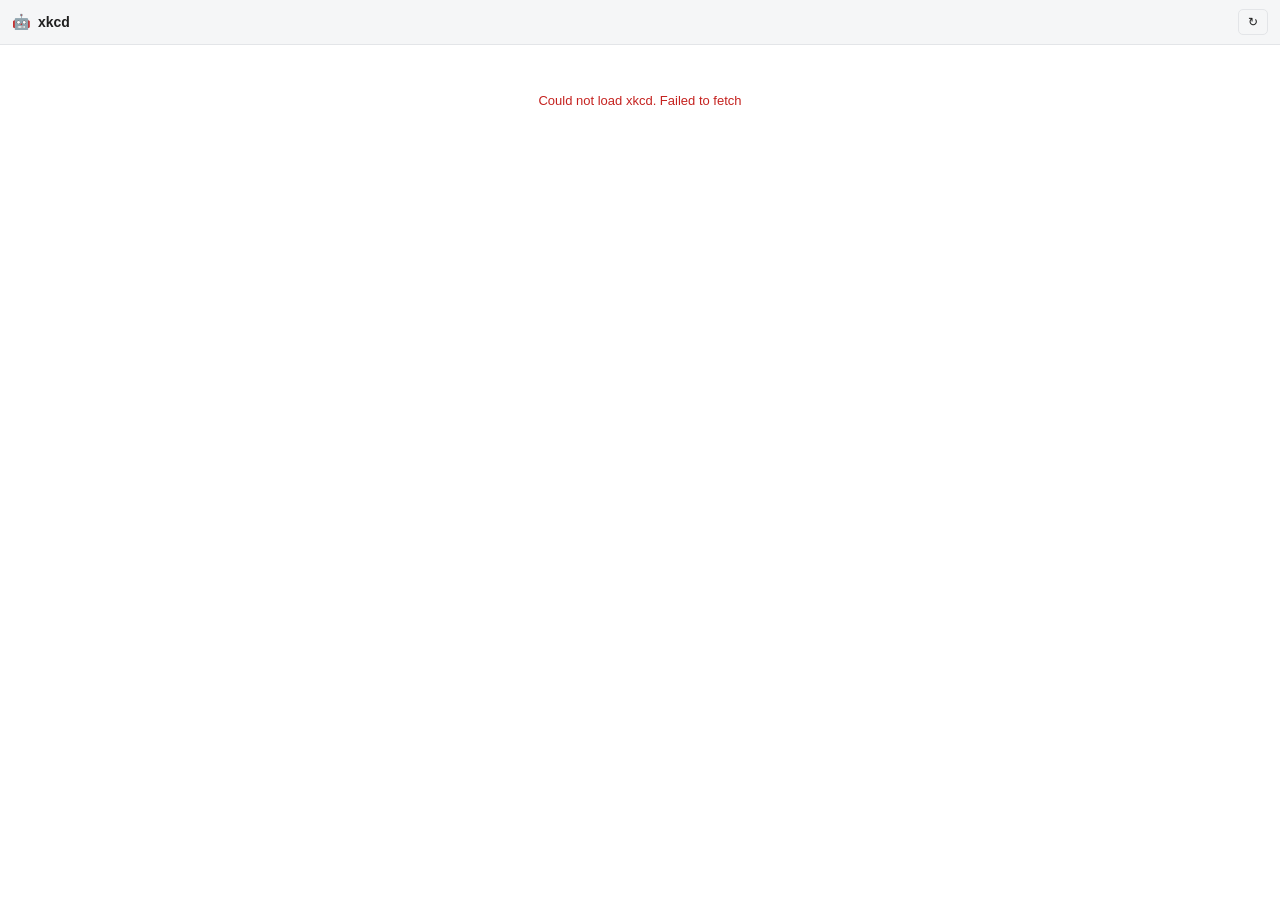
<file: views/xkcd.html>
<!DOCTYPE html>
<html lang="en">
<head>
<meta charset="utf-8">
<meta name="viewport" content="width=device-width, initial-scale=1">
<title>xkcd</title>
<style>
  :root {
    --bg: #1e1e1e; --bg-alt: #252526; --card: #2a2d2e; --card-hover: #323638;
    --border: #3c3c3c; --fg: #d4d4d4; --fg-dim: #9aa0a6;
    --accent: #4ea1ff; --accent-fg: #ffffff; --danger: #f48771;
    --shadow: 0 1px 3px rgba(0,0,0,0.35);
  }
  :root[data-theme="light"] {
    --bg: #ffffff; --bg-alt: #f5f6f7; --card: #ffffff; --card-hover: #f0f4f8;
    --border: #e3e5e8; --fg: #1f1f1f; --fg-dim: #5f6368;
    --accent: #1a73e8; --accent-fg: #ffffff; --danger: #c5221f;
    --shadow: 0 1px 3px rgba(0,0,0,0.08);
  }
  * { box-sizing: border-box; }
  html, body { height: 100%; margin: 0; }
  body {
    background: var(--bg); color: var(--fg);
    font-family: -apple-system, BlinkMacSystemFont, "Segoe UI", Roboto, Helvetica, Arial, sans-serif;
    font-size: 13px; display: flex; flex-direction: column;
  }
  header {
    flex: 0 0 auto; display: flex; align-items: center; gap: 8px;
    padding: 9px 12px; background: var(--bg-alt); border-bottom: 1px solid var(--border);
  }
  header .brand { display: flex; align-items: center; gap: 7px; white-space: nowrap; }
  header .brand .glyph { font-size: 15px; }
  header h1 { font-size: 14px; font-weight: 600; margin: 0; }
  header .spacer { flex: 1 1 auto; }
  button {
    font-family: inherit; font-size: 12px; color: var(--fg); background: var(--card);
    border: 1px solid var(--border); border-radius: 5px; padding: 5px 9px; cursor: pointer;
    transition: background 0.12s ease;
  }
  button:hover { background: var(--card-hover); }
  button.ghost { background: transparent; }
  button.ghost:hover { background: var(--card-hover); }
  button:disabled { opacity: 0.4; cursor: default; }
  main { flex: 1 1 auto; overflow-y: auto; padding: 14px 16px 28px; }
  .status { color: var(--fg-dim); padding: 32px 16px; text-align: center; line-height: 1.5; }
  .status.error { color: var(--danger); }

  .comic { max-width: 760px; margin: 0 auto; text-align: center; }
  .comic .title { font-size: 16px; font-weight: 600; margin: 0 0 3px; }
  .comic .date { font-size: 11px; color: var(--fg-dim); margin-bottom: 12px; }
  .comic figure { margin: 0; }
  .comic img {
    max-width: 100%; height: auto; border-radius: 8px; background: #fff;
    padding: 8px; box-shadow: var(--shadow);
  }
  .comic .alt {
    margin: 12px auto 0; max-width: 640px; font-size: 12.5px; font-style: italic;
    color: var(--fg-dim); line-height: 1.5;
  }
  .nav { display: flex; align-items: center; justify-content: center; gap: 10px; margin-top: 16px; }
  .nav .pos { font-size: 11px; color: var(--fg-dim); min-width: 46px; text-align: center; }
  .permalink {
    display: inline-block; margin-top: 14px; color: var(--accent); font-size: 12px; text-decoration: none;
  }
  .permalink:hover { text-decoration: underline; }
</style>
</head>
<body>
<header>
  <div class="brand"><span class="glyph">&#129302;</span><h1>xkcd</h1></div>
  <div class="spacer"></div>
  <button id="refresh-btn" class="ghost" title="Reload">&#8635;</button>
</header>
<main>
  <div id="view" class="status">Loading&hellip;</div>
</main>

<script>
"use strict";

/* =========================================================================
 * xkcd daily-comic view for Makerchip.
 *
 * xkcd.com has no CORS, so we read its RSS feed through the rss2json proxy
 * (a known-good webview host). Each RSS item embeds the comic as
 *   <img src="…comics/x.png" title="<hover/alt text>" alt="<comic title>">
 * We browse the handful of most-recent comics the feed returns.
 * ========================================================================= */

const FEED_URL = "https://xkcd.com/rss.xml";
const PROXY = "https://api.rss2json.com/v1/api.json?rss_url=";

// -------------------------------------------------------------------------
// Makerchip view channel (postMessage v1): only used to match the IDE theme.
// -------------------------------------------------------------------------
const VIEW_V = 1;
let _rpcSeq = 0;
const _rpcPending = new Map();

window.addEventListener("message", (e) => {
  const m = e.data;
  if (!m || typeof m !== "object" || m.v !== VIEW_V) return;
  if (m.kind === "rpc-result") { _rpcPending.get(m.id)?.resolve(m.result); _rpcPending.delete(m.id); }
  else if (m.kind === "rpc-error") { _rpcPending.get(m.id)?.reject(new Error(m.error)); _rpcPending.delete(m.id); }
});

function callIde(method, ...args) {
  const id = ++_rpcSeq;
  return new Promise((resolve, reject) => {
    if (window.parent === window) { reject(new Error("not a view")); return; }
    _rpcPending.set(id, { resolve, reject });
    parent.postMessage({ v: VIEW_V, kind: "rpc", id, target: "ide", method, args }, "*");
  });
}
function callIdeTimeout(method, args, ms) {
  return Promise.race([
    callIde(method, ...args),
    new Promise((_, rej) => setTimeout(() => rej(new Error("IDE RPC timed out")), ms)),
  ]);
}
function applyTheme(dark) { document.documentElement.setAttribute("data-theme", dark ? "dark" : "light"); }

// -------------------------------------------------------------------------
// Parse an rss2json xkcd item into { title, img, alt, link, date }.
// -------------------------------------------------------------------------
function toComic(item) {
  const html = item.content || item.description || "";
  const tmp = document.createElement("div");
  tmp.innerHTML = html;
  const img = tmp.querySelector("img");
  return {
    title: (item.title || "xkcd").trim(),
    img: img ? img.getAttribute("src") || "" : "",
    alt: img ? (img.getAttribute("title") || img.getAttribute("alt") || "") : "",
    link: item.link || "https://xkcd.com/",
    date: item.pubDate || "",
  };
}

// -------------------------------------------------------------------------
// DOM + state
// -------------------------------------------------------------------------
const viewEl = document.getElementById("view");
const refreshBtn = document.getElementById("refresh-btn");
let comics = [];
let idx = 0;

function showStatus(msg, isError) {
  viewEl.className = isError ? "status error" : "status";
  viewEl.textContent = msg;
}

function render() {
  const c = comics[idx];
  if (!c) { showStatus("No comics found.", false); return; }
  viewEl.className = "comic";
  viewEl.innerHTML = "";

  const title = document.createElement("p");
  title.className = "title";
  title.textContent = c.title;
  viewEl.appendChild(title);

  if (c.date) {
    const date = document.createElement("p");
    date.className = "date";
    const d = new Date(c.date);
    date.textContent = isNaN(d) ? "" : d.toLocaleDateString(undefined, { year: "numeric", month: "long", day: "numeric" });
    viewEl.appendChild(date);
  }

  const fig = document.createElement("figure");
  const image = document.createElement("img");
  image.src = c.img; image.alt = c.title; image.title = c.alt;
  fig.appendChild(image);
  viewEl.appendChild(fig);

  if (c.alt) {
    const alt = document.createElement("p");
    alt.className = "alt";
    alt.textContent = c.alt;
    viewEl.appendChild(alt);
  }

  const nav = document.createElement("div");
  nav.className = "nav";
  const newer = document.createElement("button");
  newer.textContent = "\u2190 Newer";
  newer.disabled = idx === 0;
  newer.addEventListener("click", () => { if (idx > 0) { idx--; render(); } });
  const pos = document.createElement("span");
  pos.className = "pos";
  pos.textContent = `${idx + 1} / ${comics.length}`;
  const older = document.createElement("button");
  older.textContent = "Older \u2192";
  older.disabled = idx >= comics.length - 1;
  older.addEventListener("click", () => { if (idx < comics.length - 1) { idx++; render(); } });
  nav.append(newer, pos, older);
  viewEl.appendChild(nav);

  const link = document.createElement("a");
  link.className = "permalink";
  link.href = c.link; link.target = "_blank"; link.rel = "noopener";
  link.textContent = "View on xkcd.com \u2197";
  viewEl.appendChild(link);
}

async function load() {
  showStatus("Loading\u2026", false);
  refreshBtn.disabled = true;
  try {
    const res = await fetch(PROXY + encodeURIComponent(FEED_URL));
    if (!res.ok) throw new Error(`HTTP ${res.status}`);
    const data = await res.json();
    if (data.status !== "ok") throw new Error(data.message || "Feed error");
    comics = (data.items || []).map(toComic).filter((c) => c.img);
    idx = 0;
    if (!comics.length) throw new Error("No comics in feed");
    render();
  } catch (err) {
    showStatus(`Could not load xkcd. ${err.message}`, true);
  } finally {
    refreshBtn.disabled = false;
  }
}

refreshBtn.addEventListener("click", load);

async function boot() {
  if (window.parent !== window) {
    try { parent.postMessage({ v: VIEW_V, type: "ready" }, "*"); } catch (_) {}
    try {
      const ctx = await callIdeTimeout("getContext", [], 1500);
      if (ctx?.theme) applyTheme(!!ctx.theme.dark);
    } catch (_) { /* non-Makerchip host */ }
  } else {
    applyTheme(window.matchMedia && window.matchMedia("(prefers-color-scheme: dark)").matches);
  }
  load();
}

boot();
</script>
</body>
</html>
</file>
